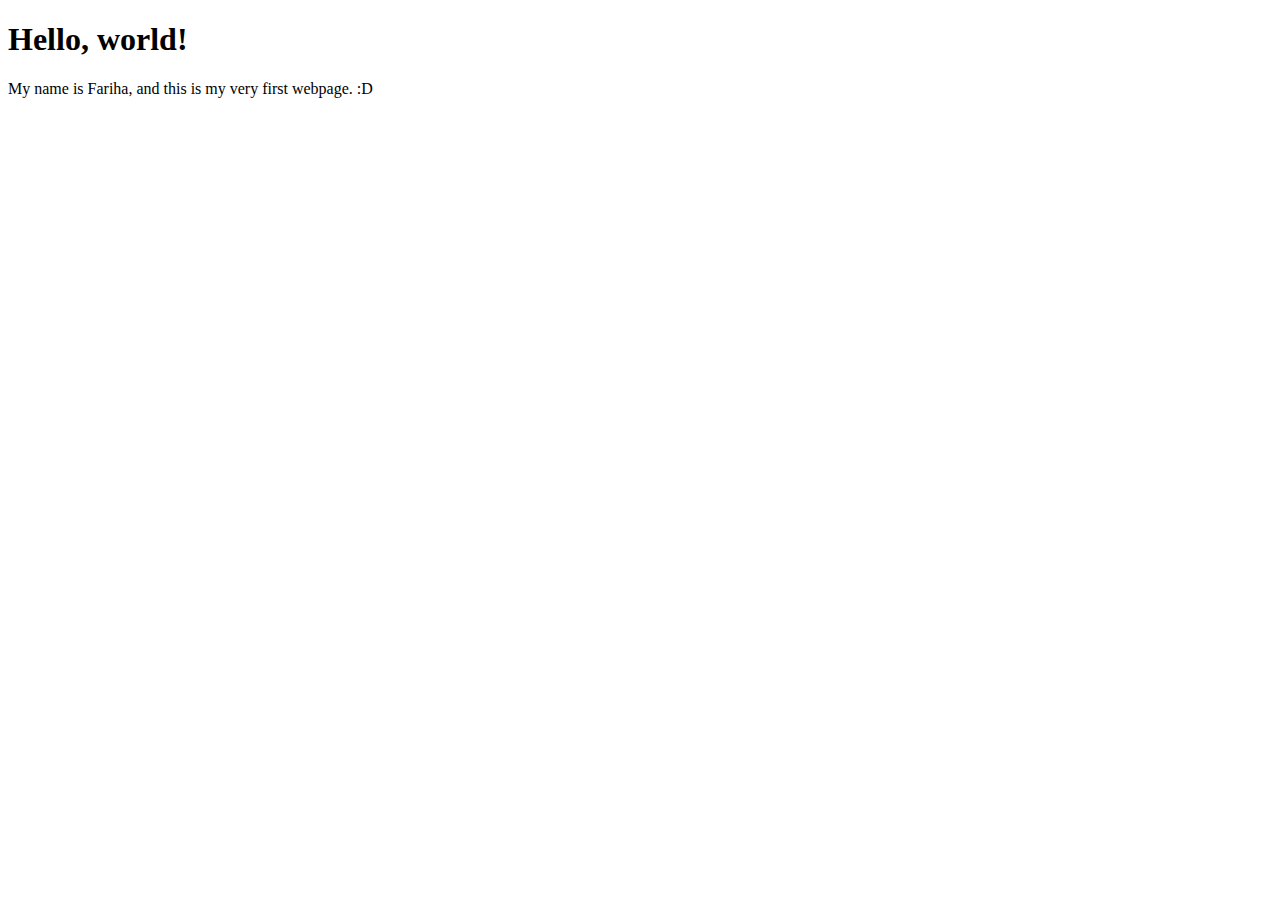
<file: 01-Test/index.html>
<!DOCTYPE html>
<html lang="en">
  <head>
    <meta charset="UTF-8" />
    <meta http-equiv="X-UA-Compatible" content="IE=edge" />
    <meta name="viewport" content="width=device-width, initial-scale=1.0" />
    <title>My first webpage</title>
  </head>
  <body>
    <h1>Hello, world!</h1>
    <p>My name is Fariha, and this is my very first webpage. :D</p>
  </body>
</html>
</file>
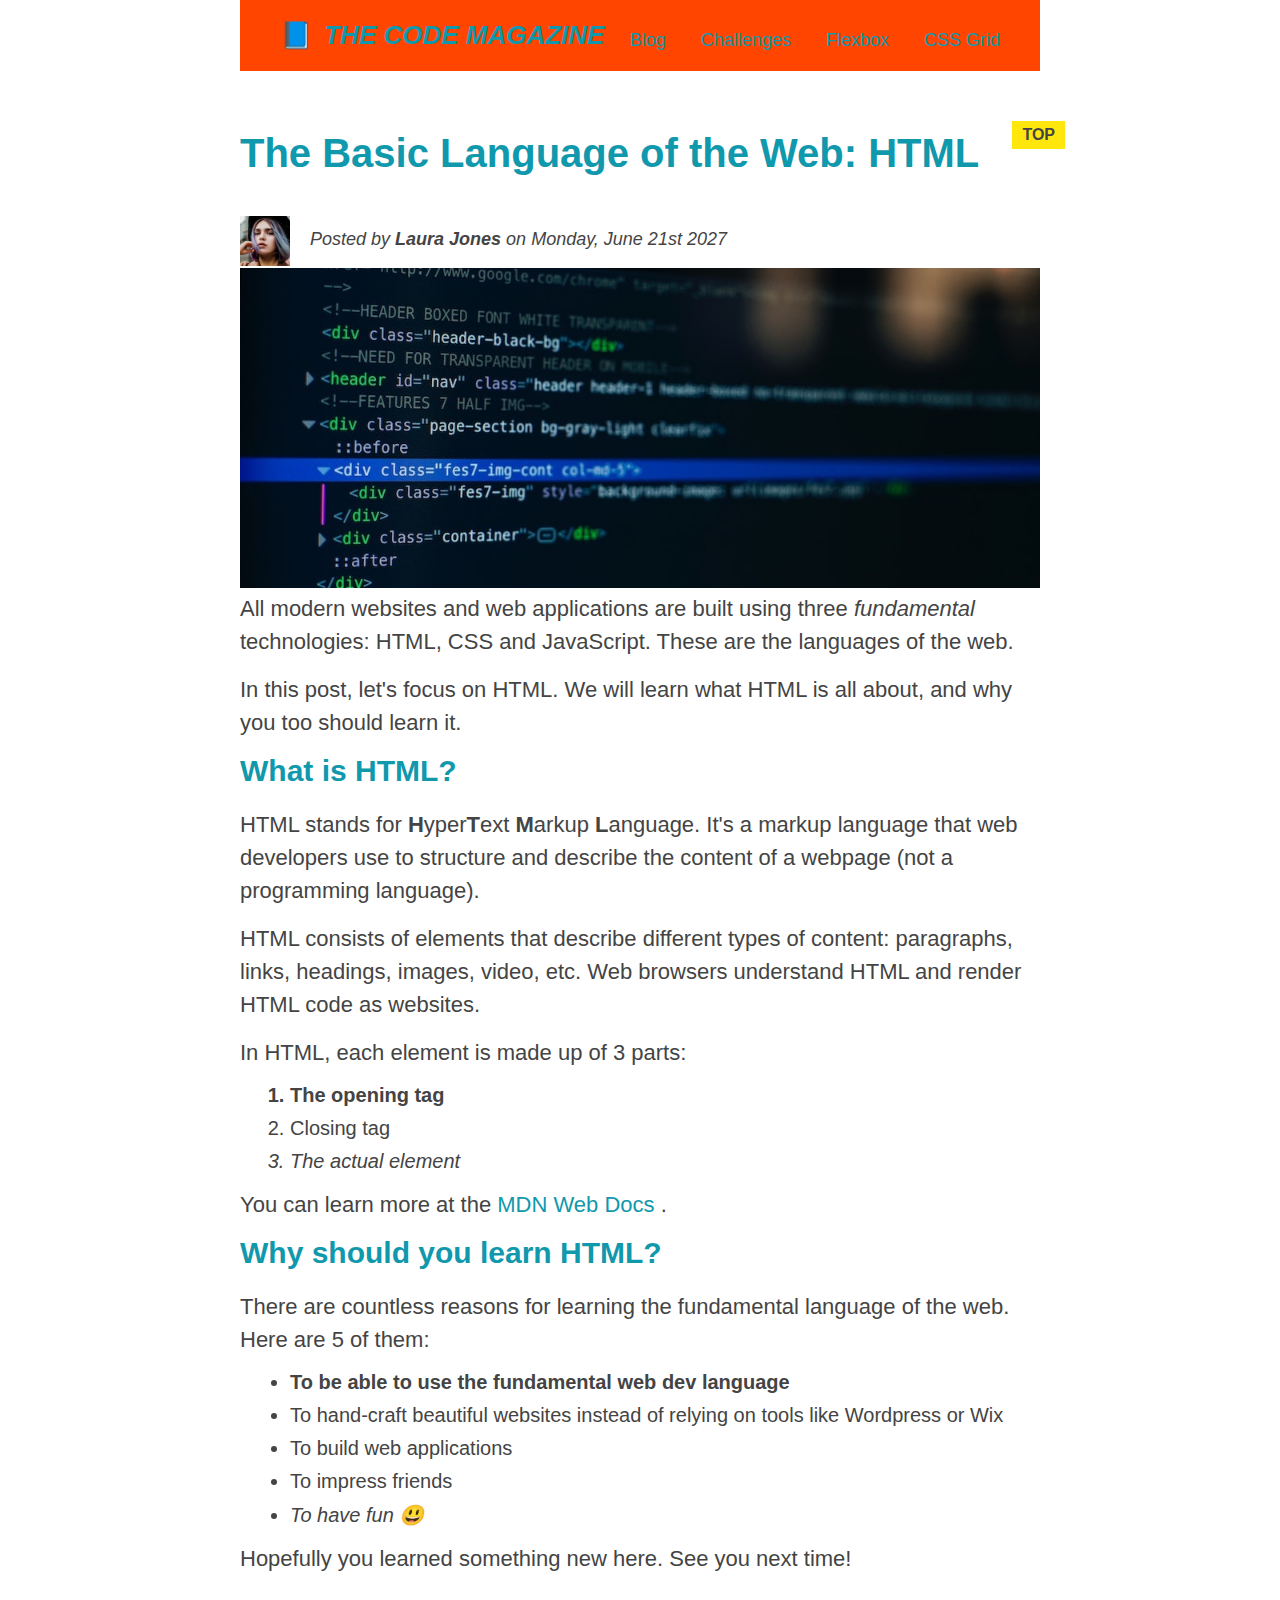
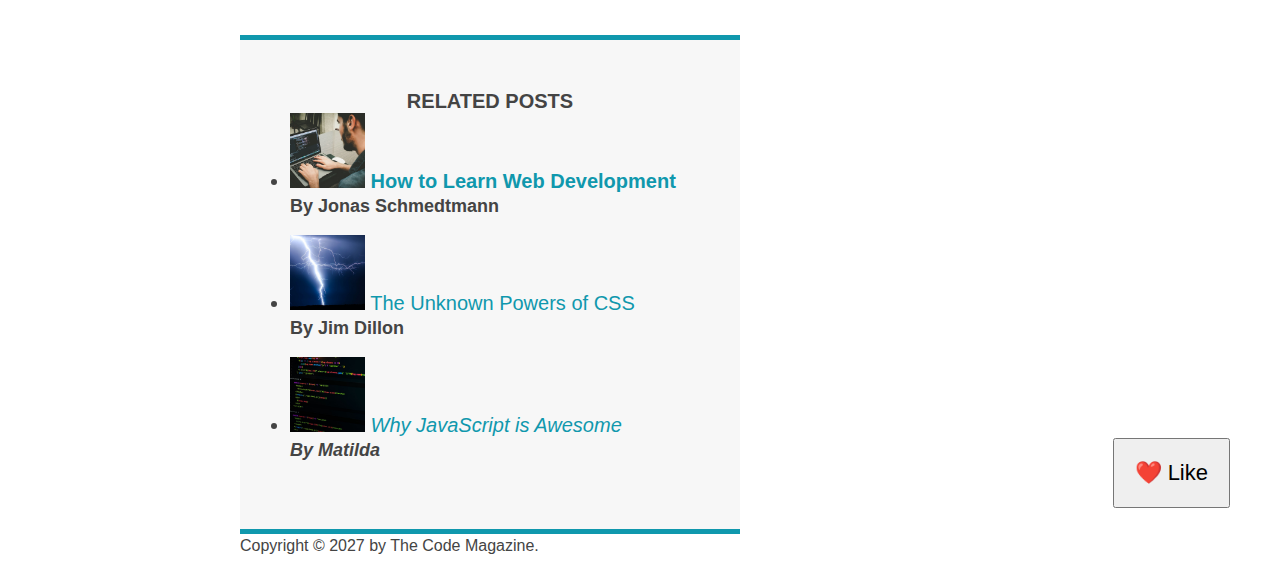
<file: 04-CSS-Layouts/index.html>
<!DOCTYPE html>

<html lang="en">
  <head>
    <meta charset="UTF-8" />
    <link href="style.css" rel="stylesheet" />
    <title>The Basic Language of the Web: HTML</title>
  </head>
  <body>
    <div class="container">
      <header class="main-header clearfix">
        <h1>📘 The Code Magazine</h1>

        <nav>
          <a href="blog.html">Blog</a>
          <a href="#">Challenges</a>
          <a href="#">Flexbox</a>
          <a href="#">CSS Grid</a>
        </nav>

        <!-- <div class="clear"></div> -->
      </header>

      <article>
        <header>
          <h2 class="post-header">The Basic Language of the Web: HTML</h2>

          <img
            src="img/laura-jones.jpg"
            alt="Headshot of Laura Jones"
            width="50"
            height="50"
            class="author-img"
          />

          <p id="author" class="author">
            Posted by <strong>Laura Jones</strong> on Monday, June 21st 2027
          </p>

          <img
            class="post-img"
            src="img/post-img.jpg"
            alt="HTML code on a screen"
            width="500"
            height="200"
          />
        </header>

        <p>
          All modern websites and web applications are built using three
          <em>fundamental</em>
          technologies: HTML, CSS and JavaScript. These are the languages of the
          web.
        </p>
        <p>
          In this post, let's focus on HTML. We will learn what HTML is all
          about, and why you too should learn it.
        </p>

        <h3>What is HTML?</h3>
        <p>
          HTML stands for <strong>H</strong>yper<strong>T</strong>ext
          <strong>M</strong>arkup <strong>L</strong>anguage. It's a markup
          language that web developers use to structure and describe the content
          of a webpage (not a programming language).
        </p>
        <p>
          HTML consists of elements that describe different types of content:
          paragraphs, links, headings, images, video, etc. Web browsers
          understand HTML and render HTML code as websites.
        </p>
        <p>In HTML, each element is made up of 3 parts:</p>
        <ol>
          <li>The opening tag</li>
          <li>Closing tag</li>
          <li>The actual element</li>
        </ol>
        <p>
          You can learn more at the
          <a
            href="https://developer.mozilla.org/en-US/docs/Web/HTML"
            target="_blank"
            >MDN Web Docs </a
          >.
        </p>

        <h3>Why should you learn HTML?</h3>

        <p>
          There are countless reasons for learning the fundamental language of
          the web. Here are 5 of them:
        </p>
        <ul>
          <li>To be able to use the fundamental web dev language</li>
          <li>
            To hand-craft beautiful websites instead of relying on tools like
            Wordpress or Wix
          </li>
          <li>To build web applications</li>
          <li>To impress friends</li>
          <li>To have fun 😃</li>
        </ul>

        <p>Hopefully you learned something new here. See you next time!</p>
      </article>
      <aside>
        <h4>Related posts</h4>

        <ul class="related">
          <li>
            <img
              src="img/related-1.jpg"
              alt="A man coding"
              width="75"
              height="75"
            />
            <a href="#">How to Learn Web Development</a>
            <p class="related-author">By Jonas Schmedtmann</p>
          </li>
          <li>
            <img
              src="img/related-2.jpg"
              alt="Lightening"
              width="75"
              height="75"
            />
            <a href="#">The Unknown Powers of CSS</a>
            <p class="related-author">By Jim Dillon</p>
          </li>
          <li>
            <img
              src="img/related-3.jpg"
              alt="HTML code on a screen"
              width="75"
              height="75"
            />
            <a href="#">Why JavaScript is Awesome</a>
            <p class="related-author">By Matilda</p>
          </li>
        </ul>
      </aside>
      <footer>
        <p id="copyright" class="copyright text">
          Copyright &copy; 2027 by The Code Magazine.
        </p>
      </footer>
    </div>
    <button>❤️ Like</button>
  </body>
</html>

<!--
<html>
  <head>
    <title>The Basic Language of the Web: HTML</title>
  </head>
  <body>
    <a href="#" target="_blank">Blog</a>.
  </body>
</html>
-->
</file>
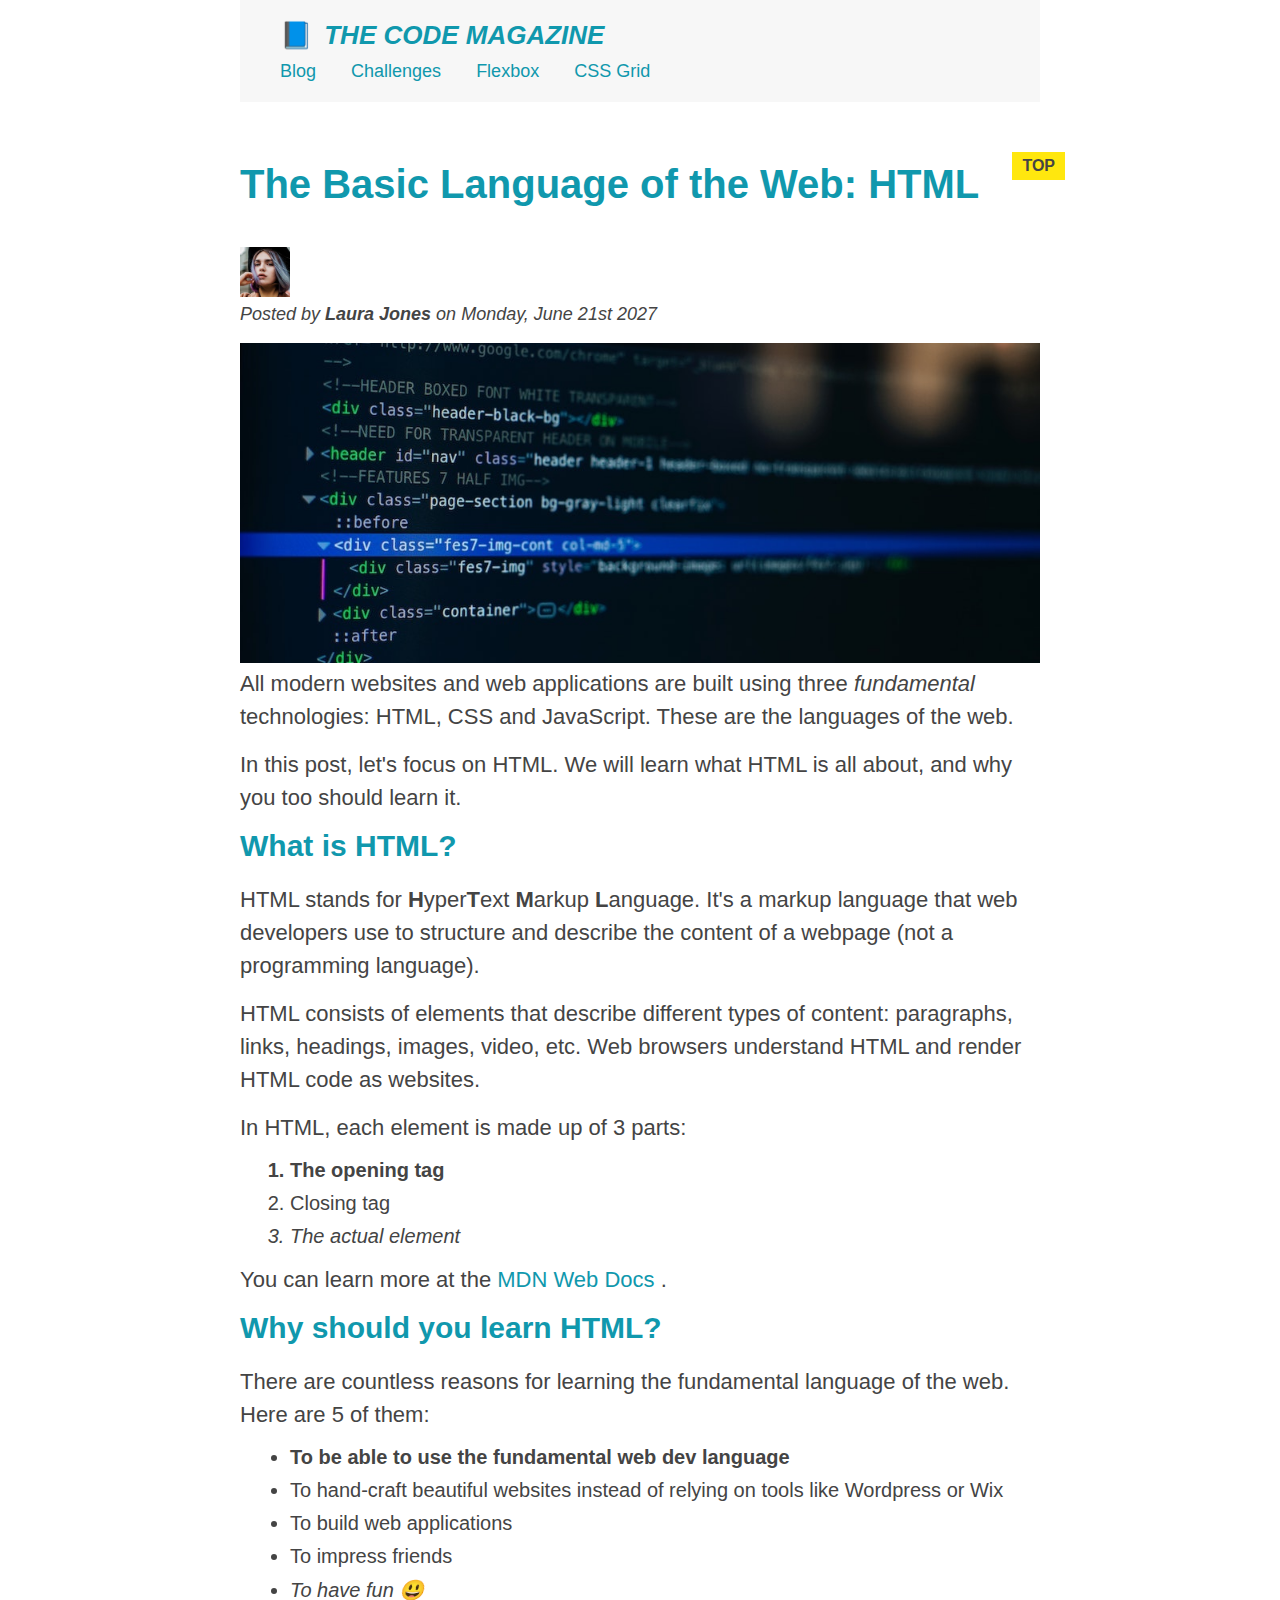
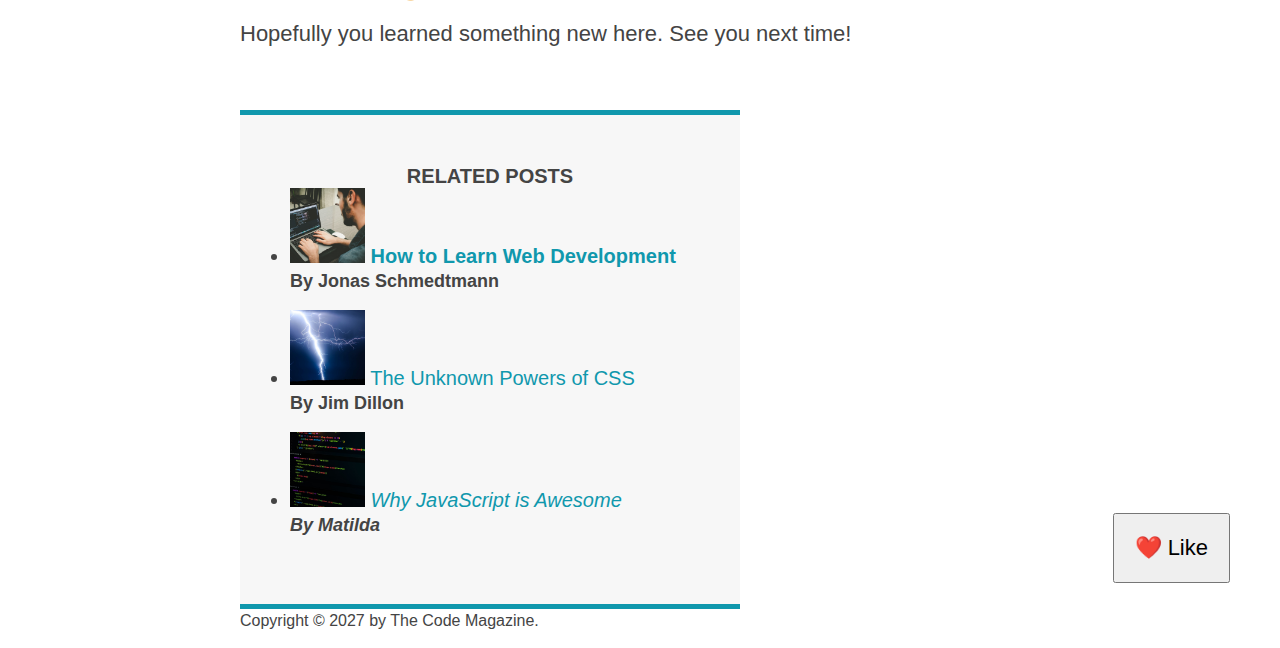
<file: 3 CSS Fundamentals/index.html>
<!DOCTYPE html>

<html lang="en">
  <head>
    <meta charset="UTF-8" />
    <link href="style.css" rel="stylesheet" />
    <title>The Basic Language of the Web: HTML</title>
  </head>
  <body>
    <div class="container">
      <header class="main-header">
        <h1>📘 The Code Magazine</h1>

        <nav>
          <a href="blog.html">Blog</a>
          <a href="#">Challenges</a>
          <a href="#">Flexbox</a>
          <a href="#">CSS Grid</a>
        </nav>
      </header>

      <article>
        <header>
          <h2 class="post-header">The Basic Language of the Web: HTML</h2>

          <img
            src="img/laura-jones.jpg"
            alt="Headshot of Laura Jones"
            width="50"
            height="50"
          />

          <p id="author">
            Posted by <strong>Laura Jones</strong> on Monday, June 21st 2027
          </p>

          <img
            class="post-img"
            src="img/post-img.jpg"
            alt="HTML code on a screen"
            width="500"
            height="200"
          />
        </header>

        <p>
          All modern websites and web applications are built using three
          <em>fundamental</em>
          technologies: HTML, CSS and JavaScript. These are the languages of the
          web.
        </p>
        <p>
          In this post, let's focus on HTML. We will learn what HTML is all
          about, and why you too should learn it.
        </p>

        <h3>What is HTML?</h3>
        <p>
          HTML stands for <strong>H</strong>yper<strong>T</strong>ext
          <strong>M</strong>arkup <strong>L</strong>anguage. It's a markup
          language that web developers use to structure and describe the content
          of a webpage (not a programming language).
        </p>
        <p>
          HTML consists of elements that describe different types of content:
          paragraphs, links, headings, images, video, etc. Web browsers
          understand HTML and render HTML code as websites.
        </p>
        <p>In HTML, each element is made up of 3 parts:</p>
        <ol>
          <li>The opening tag</li>
          <li>Closing tag</li>
          <li>The actual element</li>
        </ol>
        <p>
          You can learn more at the
          <a
            href="https://developer.mozilla.org/en-US/docs/Web/HTML"
            target="_blank"
            >MDN Web Docs </a
          >.
        </p>

        <h3>Why should you learn HTML?</h3>

        <p>
          There are countless reasons for learning the fundamental language of
          the web. Here are 5 of them:
        </p>
        <ul>
          <li>To be able to use the fundamental web dev language</li>
          <li>
            To hand-craft beautiful websites instead of relying on tools like
            Wordpress or Wix
          </li>
          <li>To build web applications</li>
          <li>To impress friends</li>
          <li>To have fun 😃</li>
        </ul>

        <p>Hopefully you learned something new here. See you next time!</p>
      </article>
      <aside>
        <h4>Related posts</h4>

        <ul class="related">
          <li>
            <img
              src="img/related-1.jpg"
              alt="A man coding"
              width="75"
              height="75"
            />
            <a href="#">How to Learn Web Development</a>
            <p class="related-author">By Jonas Schmedtmann</p>
          </li>
          <li>
            <img
              src="img/related-2.jpg"
              alt="Lightening"
              width="75"
              height="75"
            />
            <a href="#">The Unknown Powers of CSS</a>
            <p class="related-author">By Jim Dillon</p>
          </li>
          <li>
            <img
              src="img/related-3.jpg"
              alt="HTML code on a screen"
              width="75"
              height="75"
            />
            <a href="#">Why JavaScript is Awesome</a>
            <p class="related-author">By Matilda</p>
          </li>
        </ul>
      </aside>
      <footer>
        <p id="copyright" class="copyright text">
          Copyright &copy; 2027 by The Code Magazine.
        </p>
      </footer>
    </div>
    <button>❤️ Like</button>
  </body>
</html>

<!--
<html>
  <head>
    <title>The Basic Language of the Web: HTML</title>
  </head>
  <body>
    <a href="#" target="_blank">Blog</a>.
  </body>
</html>
-->
</file>
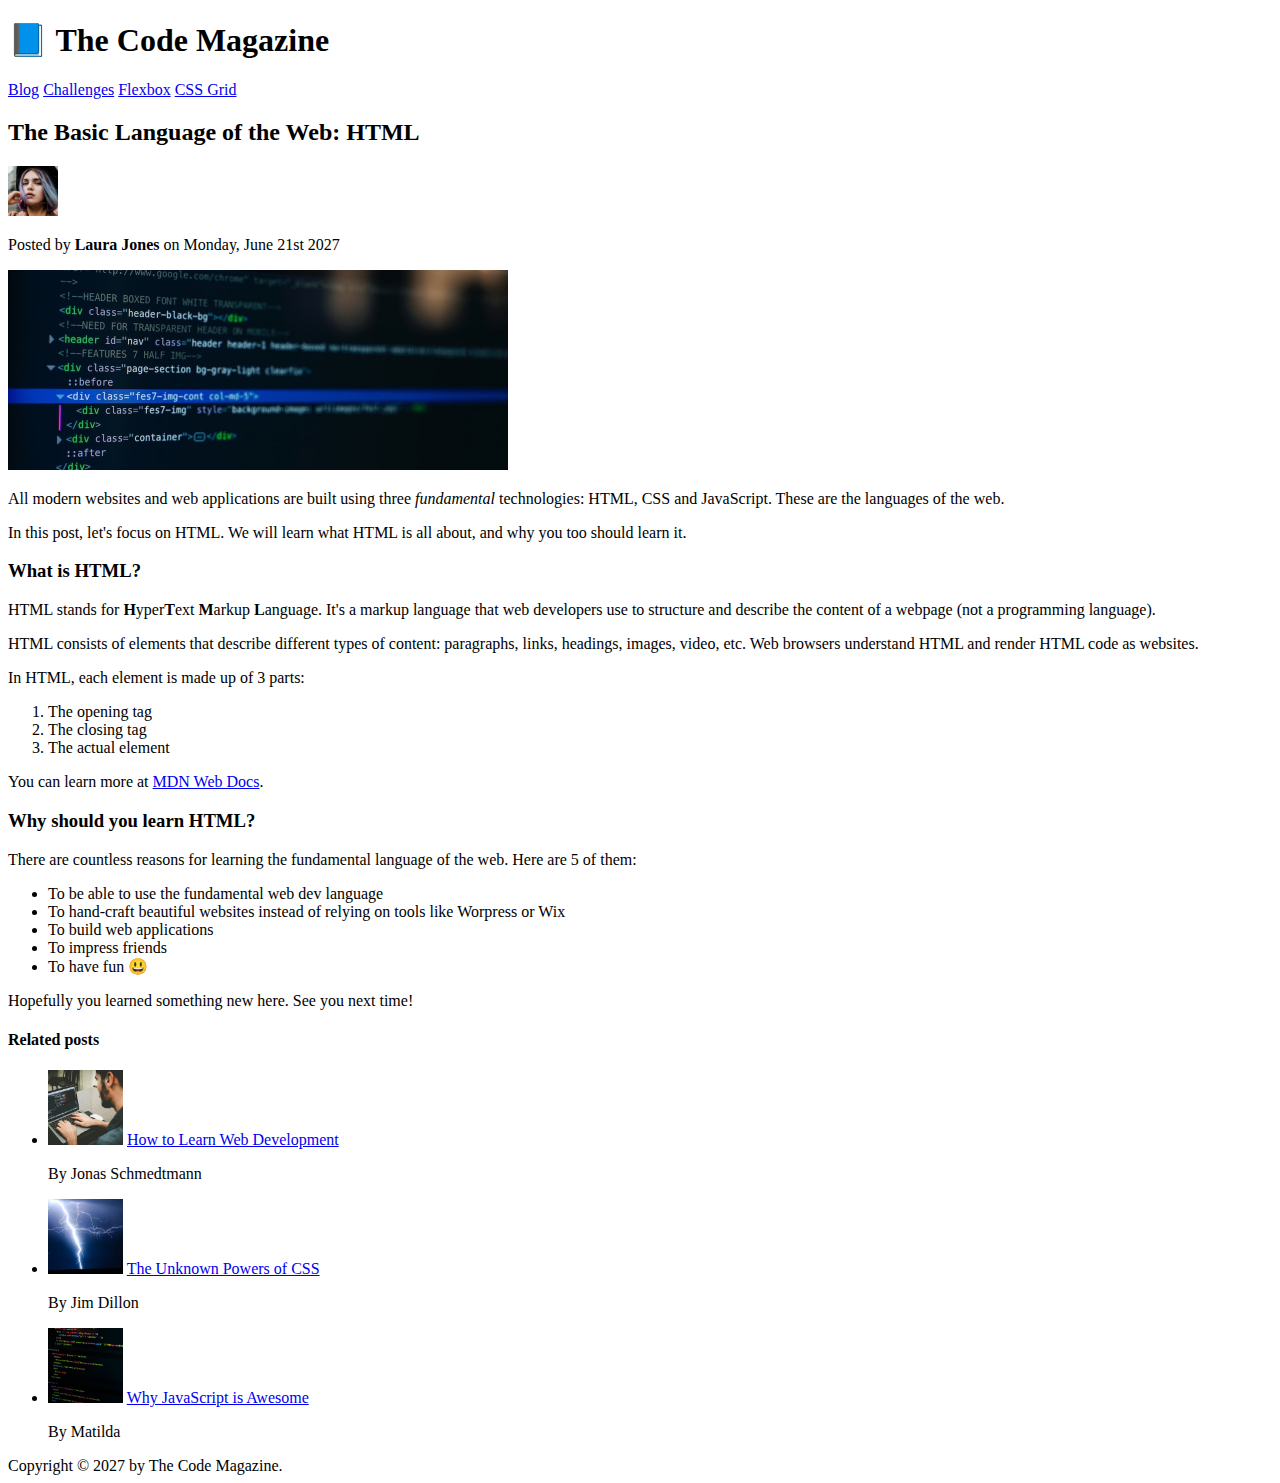
<file: html-css-course-master/final/02-HTML-Fundamentals/index.html>
<!DOCTYPE html>
<html lang="en">
  <head>
    <meta charset="UTF-8" />
    <title>The Basic Language of the Web: HTML</title>
  </head>

  <body>
    <!--
    <h1>The Basic Language of the Web: HTML</h1>
    <h2>The Basic Language of the Web: HTML</h2>
    <h3>The Basic Language of the Web: HTML</h3>
    <h4>The Basic Language of the Web: HTML</h4>
    <h5>The Basic Language of the Web: HTML</h5>
    <h6>The Basic Language of the Web: HTML</h6>
    -->

    <header>
      <h1>📘 The Code Magazine</h1>

      <nav>
        <a href="blog.html">Blog</a>
        <a href="#">Challenges</a>
        <a href="#">Flexbox</a>
        <a href="#">CSS Grid</a>
      </nav>
    </header>

    <article>
      <header>
        <h2>The Basic Language of the Web: HTML</h2>

        <img
          src="img/laura-jones.jpg"
          alt="Headshot of Laura Jones"
          height="50"
          width="50"
        />

        <p>Posted by <strong>Laura Jones</strong> on Monday, June 21st 2027</p>

        <img
          src="img/post-img.jpg"
          alt="HTML code on a screen"
          width="500"
          height="200"
        />
      </header>

      <p>
        All modern websites and web applications are built using three
        <em>fundamental</em>
        technologies: HTML, CSS and JavaScript. These are the languages of the
        web.
      </p>

      <p>
        In this post, let's focus on HTML. We will learn what HTML is all about,
        and why you too should learn it.
      </p>

      <h3>What is HTML?</h3>
      <p>
        HTML stands for <strong>H</strong>yper<strong>T</strong>ext
        <strong>M</strong>arkup <strong>L</strong>anguage. It's a markup
        language that web developers use to structure and describe the content
        of a webpage (not a programming language).
      </p>
      <p>
        HTML consists of elements that describe different types of content:
        paragraphs, links, headings, images, video, etc. Web browsers understand
        HTML and render HTML code as websites.
      </p>
      <p>In HTML, each element is made up of 3 parts:</p>

      <ol>
        <li>The opening tag</li>
        <li>The closing tag</li>
        <li>The actual element</li>
      </ol>

      <p>
        You can learn more at
        <a
          href="https://developer.mozilla.org/en-US/docs/Web/HTML"
          target="_blank"
          >MDN Web Docs</a
        >.
      </p>

      <h3>Why should you learn HTML?</h3>

      <p>
        There are countless reasons for learning the fundamental language of the
        web. Here are 5 of them:
      </p>

      <ul>
        <li>To be able to use the fundamental web dev language</li>
        <li>
          To hand-craft beautiful websites instead of relying on tools like
          Worpress or Wix
        </li>
        <li>To build web applications</li>
        <li>To impress friends</li>
        <li>To have fun 😃</li>
      </ul>

      <p>Hopefully you learned something new here. See you next time!</p>
    </article>

    <aside>
      <h4>Related posts</h4>

      <ul>
        <li>
          <img
            src="img/related-1.jpg"
            alt="Person programming"
            width="75"
            width="75"
          />
          <a href="#">How to Learn Web Development</a>
          <p>By Jonas Schmedtmann</p>
        </li>
        <li>
          <img src="img/related-2.jpg" alt="Lightning" width="75" heigth="75" />
          <a href="#">The Unknown Powers of CSS</a>
          <p>By Jim Dillon</p>
        </li>
        <li>
          <img
            src="img/related-3.jpg"
            alt="JavaScript code on a screen"
            width="75"
            height="75"
          />
          <a href="#">Why JavaScript is Awesome</a>
          <p>By Matilda</p>
        </li>
      </ul>
    </aside>

    <footer>Copyright &copy; 2027 by The Code Magazine.</footer>
  </body>
</html>
</file>
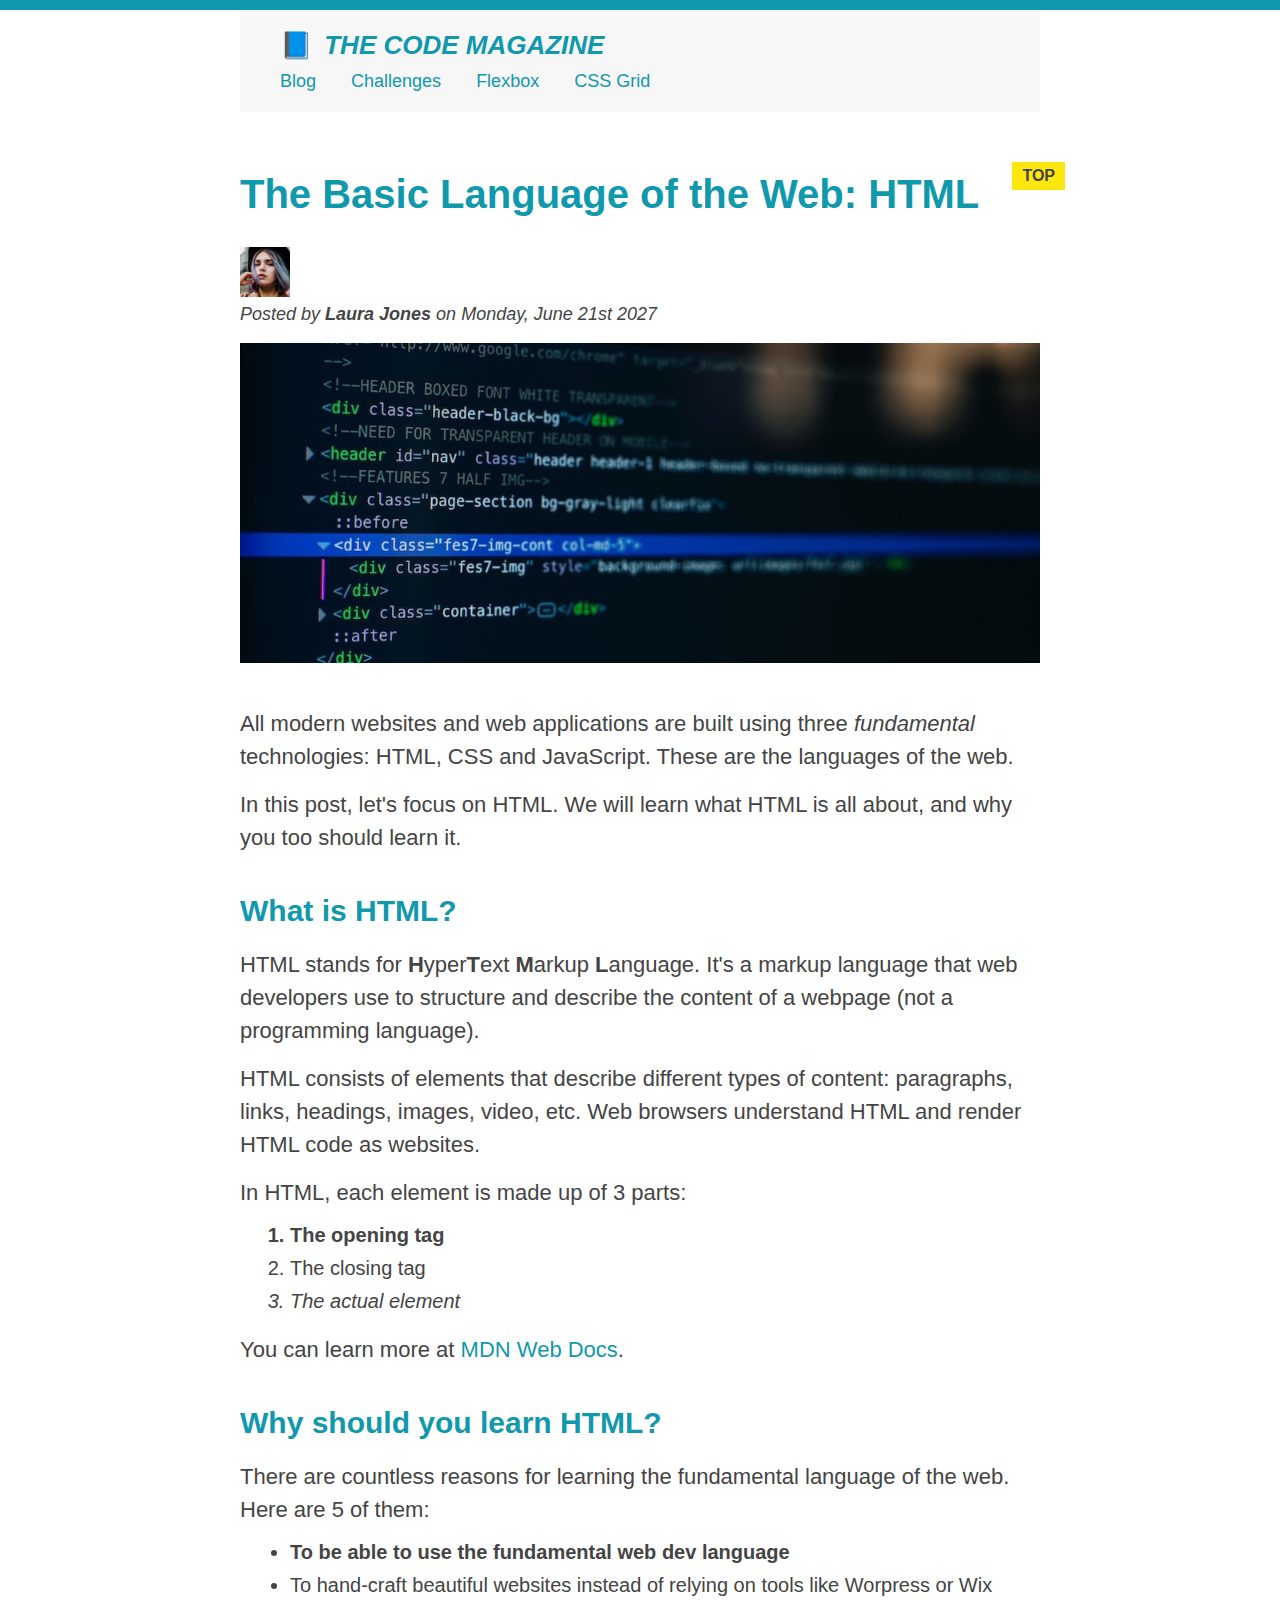
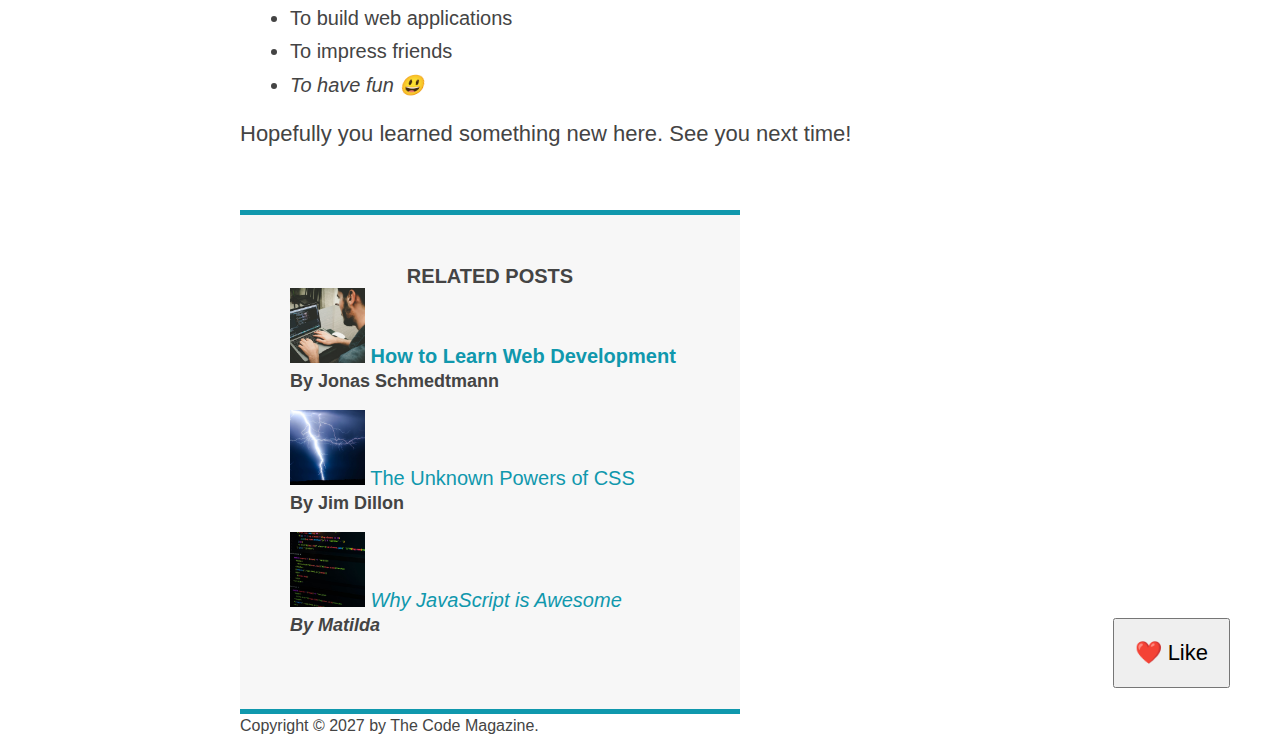
<file: html-css-course-master/final/03-CSS-Fundamentals/index.html>
<!DOCTYPE html>
<html lang="en">
  <head>
    <meta charset="UTF-8" />
    <link href="style.css" rel="stylesheet" />

    <title>The Basic Language of the Web: HTML</title>
  </head>

  <body>
    <!--
    <h1>The Basic Language of the Web: HTML</h1>
    <h2>The Basic Language of the Web: HTML</h2>
    <h3>The Basic Language of the Web: HTML</h3>
    <h4>The Basic Language of the Web: HTML</h4>
    <h5>The Basic Language of the Web: HTML</h5>
    <h6>The Basic Language of the Web: HTML</h6>
    -->

    <div class="container">
      <header class="main-header">
        <h1>📘 The Code Magazine</h1>

        <nav>
          <!-- <strong>This is the navigation</strong> -->
          <a href="blog.html">Blog</a>
          <a href="#">Challenges</a>
          <a href="#">Flexbox</a>
          <a href="#">CSS Grid</a>
        </nav>
      </header>

      <article>
        <header class="post-header">
          <h2>The Basic Language of the Web: HTML</h2>

          <img
            src="img/laura-jones.jpg"
            alt="Headshot of Laura Jones"
            height="50"
            width="50"
          />

          <p id="author">
            Posted by <strong>Laura Jones</strong> on Monday, June 21st 2027
          </p>

          <img
            src="img/post-img.jpg"
            alt="HTML code on a screen"
            width="500"
            height="200"
            class="post-img"
          />
          <button>❤️ Like</button>
        </header>

        <p>
          All modern websites and web applications are built using three
          <em>fundamental</em>
          technologies: HTML, CSS and JavaScript. These are the languages of the
          web.
        </p>

        <p>
          In this post, let's focus on HTML. We will learn what HTML is all
          about, and why you too should learn it.
        </p>

        <h3>What is HTML?</h3>
        <p>
          HTML stands for <strong>H</strong>yper<strong>T</strong>ext
          <strong>M</strong>arkup <strong>L</strong>anguage. It's a markup
          language that web developers use to structure and describe the content
          of a webpage (not a programming language).
        </p>
        <p>
          HTML consists of elements that describe different types of content:
          paragraphs, links, headings, images, video, etc. Web browsers
          understand HTML and render HTML code as websites.
        </p>
        <p>In HTML, each element is made up of 3 parts:</p>

        <ol>
          <li class="first-li">The opening tag</li>
          <li>The closing tag</li>
          <li>The actual element</li>
        </ol>

        <p>
          You can learn more at
          <a
            href="https://developer.mozilla.org/en-US/docs/Web/HTML"
            target="_blank"
            >MDN Web Docs</a
          >.
        </p>

        <h3>Why should you learn HTML?</h3>

        <p>
          There are countless reasons for learning the fundamental language of
          the web. Here are 5 of them:
        </p>

        <ul>
          <li class="first-li">
            To be able to use the fundamental web dev language
          </li>
          <li>
            To hand-craft beautiful websites instead of relying on tools like
            Worpress or Wix
          </li>
          <li>To build web applications</li>
          <li>To impress friends</li>
          <li>To have fun 😃</li>
        </ul>

        <p>Hopefully you learned something new here. See you next time!</p>
      </article>

      <aside>
        <h4>Related posts</h4>

        <ul class="related">
          <li>
            <img
              src="img/related-1.jpg"
              alt="Person programming"
              width="75"
              height="75"
            />
            <a href="#">How to Learn Web Development</a>
            <p class="related-author">By Jonas Schmedtmann</p>
          </li>
          <li>
            <img
              src="img/related-2.jpg"
              alt="Lightning"
              width="75"
              height="75"
            />
            <a href="#">The Unknown Powers of CSS</a>
            <p class="related-author">By Jim Dillon</p>
          </li>
          <li>
            <img
              src="img/related-3.jpg"
              alt="JavaScript code on a screen"
              width="75"
              height="75"
            />
            <a href="#">Why JavaScript is Awesome</a>
            <p class="related-author">By Matilda</p>
          </li>
        </ul>
      </aside>

      <footer>
        <p id="copyright" class="copyright text">
          Copyright &copy; 2027 by The Code Magazine.
        </p>
      </footer>
    </div>
  </body>
</html>
</file>
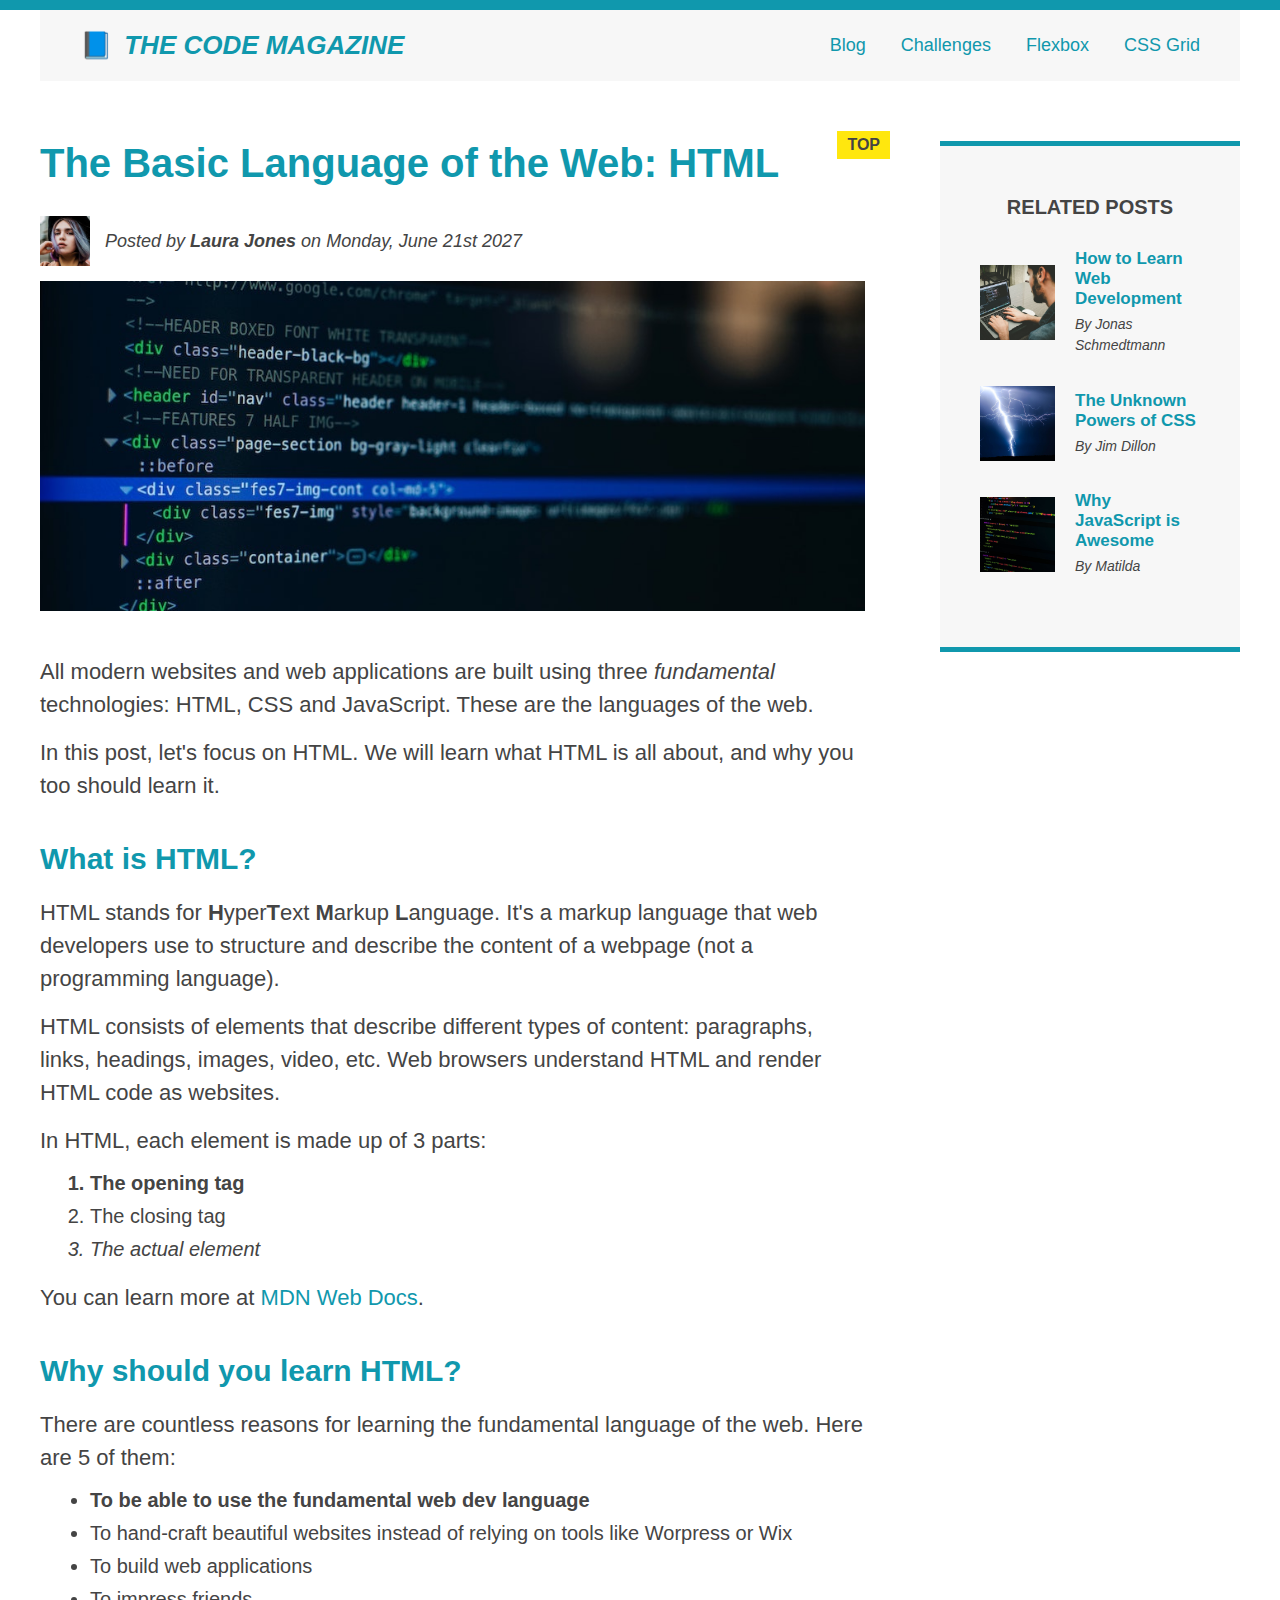
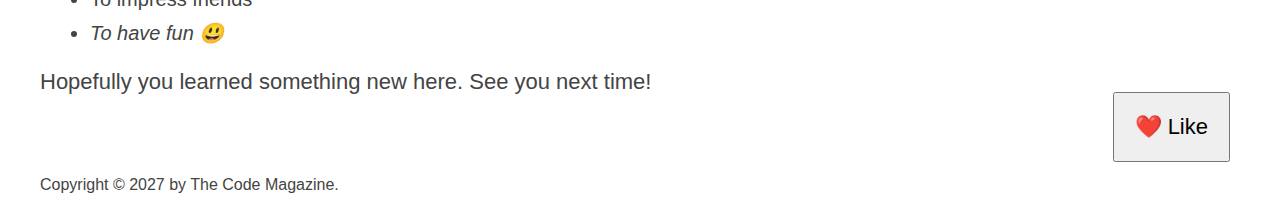
<file: html-css-course-master/final/04-CSS-Layouts/index.html>
<!DOCTYPE html>
<html lang="en">
  <head>
    <meta charset="UTF-8" />
    <link href="style.css" rel="stylesheet" />

    <title>The Basic Language of the Web: HTML</title>
  </head>

  <body>
    <!--
    <h1>The Basic Language of the Web: HTML</h1>
    <h2>The Basic Language of the Web: HTML</h2>
    <h3>The Basic Language of the Web: HTML</h3>
    <h4>The Basic Language of the Web: HTML</h4>
    <h5>The Basic Language of the Web: HTML</h5>
    <h6>The Basic Language of the Web: HTML</h6>
    -->

    <div class="container">
      <header class="main-header clearfix">
        <h1>📘 The Code Magazine</h1>

        <nav>
          <!-- <strong>This is the navigation</strong> -->
          <a href="blog.html">Blog</a>
          <a href="#">Challenges</a>
          <a href="flexbox.html">Flexbox</a>
          <a href="css-grid.html">CSS Grid</a>
        </nav>

        <!-- <div class="clear"></div> -->
      </header>

      <!-- ONLY NECESSARY FOR FLEXBOX -->
      <!-- <div class="row"> -->
      <article>
        <header class="post-header">
          <h2>The Basic Language of the Web: HTML</h2>

          <div class="author-box">
            <img
              src="img/laura-jones.jpg"
              alt="Headshot of Laura Jones"
              height="50"
              width="50"
              class="author-img"
            />

            <p id="author" class="author">
              Posted by <strong>Laura Jones</strong> on Monday, June 21st 2027
            </p>
          </div>

          <img
            src="img/post-img.jpg"
            alt="HTML code on a screen"
            width="500"
            height="200"
            class="post-img"
          />
          <button>❤️ Like</button>
        </header>

        <p>
          All modern websites and web applications are built using three
          <em>fundamental</em>
          technologies: HTML, CSS and JavaScript. These are the languages of the
          web.
        </p>

        <p>
          In this post, let's focus on HTML. We will learn what HTML is all
          about, and why you too should learn it.
        </p>

        <h3>What is HTML?</h3>
        <p>
          HTML stands for <strong>H</strong>yper<strong>T</strong>ext
          <strong>M</strong>arkup <strong>L</strong>anguage. It's a markup
          language that web developers use to structure and describe the content
          of a webpage (not a programming language).
        </p>
        <p>
          HTML consists of elements that describe different types of content:
          paragraphs, links, headings, images, video, etc. Web browsers
          understand HTML and render HTML code as websites.
        </p>
        <p>In HTML, each element is made up of 3 parts:</p>

        <ol>
          <li class="first-li">The opening tag</li>
          <li>The closing tag</li>
          <li>The actual element</li>
        </ol>

        <p>
          You can learn more at
          <a
            href="https://developer.mozilla.org/en-US/docs/Web/HTML"
            target="_blank"
            >MDN Web Docs</a
          >.
        </p>

        <h3>Why should you learn HTML?</h3>

        <p>
          There are countless reasons for learning the fundamental language of
          the web. Here are 5 of them:
        </p>

        <ul>
          <li class="first-li">
            To be able to use the fundamental web dev language
          </li>
          <li>
            To hand-craft beautiful websites instead of relying on tools like
            Worpress or Wix
          </li>
          <li>To build web applications</li>
          <li>To impress friends</li>
          <li>To have fun 😃</li>
        </ul>

        <p>Hopefully you learned something new here. See you next time!</p>
      </article>

      <aside>
        <h4>Related posts</h4>

        <ul class="related">
          <li class="related-post">
            <img
              src="img/related-1.jpg"
              alt="Person programming"
              width="75"
              height="75"
            />
            <div>
              <a href="#" class="related-link">How to Learn Web Development</a>
              <p class="related-author">By Jonas Schmedtmann</p>
            </div>
          </li>
          <li class="related-post">
            <img
              src="img/related-2.jpg"
              alt="Lightning"
              width="75"
              height="75"
            />
            <div>
              <a href="#" class="related-link">The Unknown Powers of CSS</a>
              <p class="related-author">By Jim Dillon</p>
            </div>
          </li>
          <li class="related-post">
            <img
              src="img/related-3.jpg"
              alt="JavaScript code on a screen"
              width="75"
              height="75"
            />
            <div>
              <a href="#" class="related-link">Why JavaScript is Awesome</a>
              <p class="related-author">By Matilda</p>
            </div>
          </li>
        </ul>
      </aside>
      <!-- </div> -->

      <footer>
        <p id="copyright" class="copyright text">
          Copyright &copy; 2027 by The Code Magazine.
        </p>
      </footer>
    </div>
  </body>
</html>
</file>
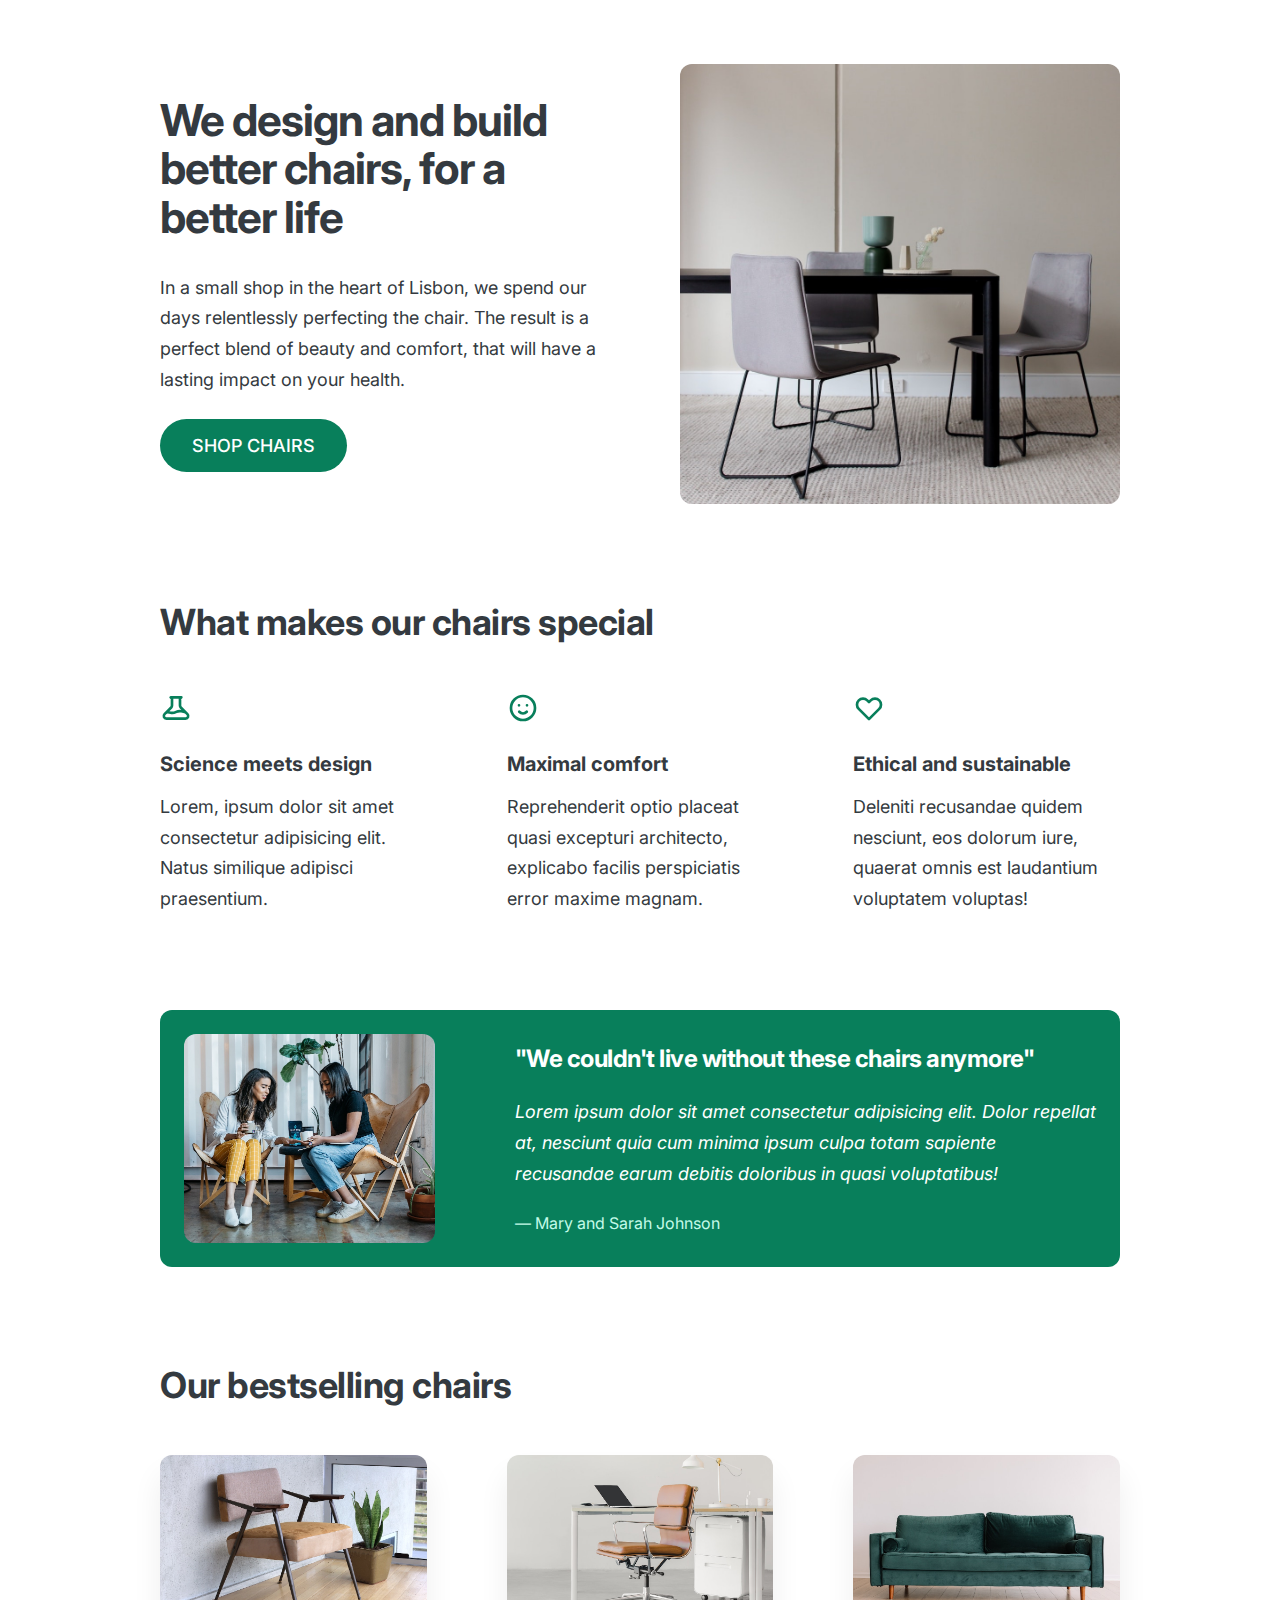
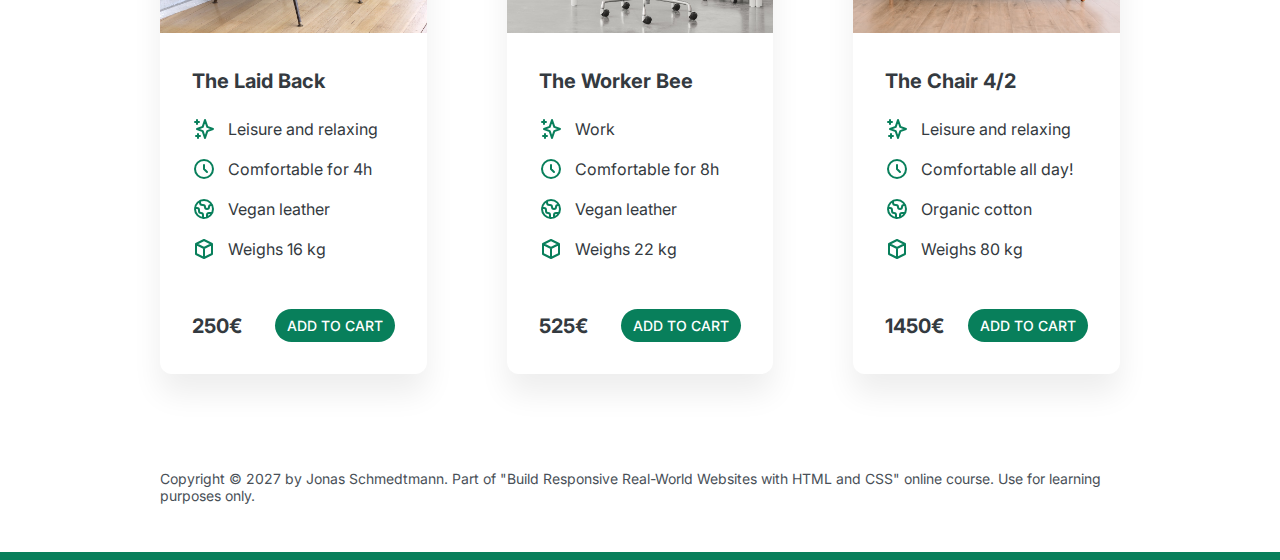
<file: html-css-course-master/final/05-Design/index.html>
<!DOCTYPE html>
<html lang="en">
  <head>
    <meta charset="UTF-8" />
    <meta http-equiv="X-UA-Compatible" content="IE=edge" />
    <meta name="viewport" content="width=device-width, initial-scale=1.0" />

    <link rel="preconnect" href="https://fonts.gstatic.com" />
    <link
      href="https://fonts.googleapis.com/css2?family=Inter:wght@400;500;700&display=swap"
      rel="stylesheet"
    />

    <link rel="stylesheet" href="style.css" />
    <title>Lisbon Chair Shop</title>
  </head>
  <body>
    <div class="container">
      <header>
        <div class="header-text-box">
          <h1>We design and build better chairs, for a better life</h1>
          <p class="header-text">
            In a small shop in the heart of Lisbon, we spend our days
            relentlessly perfecting the chair. The result is a perfect blend of
            beauty and comfort, that will have a lasting impact on your health.
          </p>
          <a class="btn btn--big" href="#">Shop chairs</a>
        </div>
        <img src="hero.jpg" alt="Photo" />
      </header>

      <section>
        <h2>What makes our chairs special</h2>
        <div class="grid-3-cols">
          <div>
            <svg
              xmlns="http://www.w3.org/2000/svg"
              class="features-icon"
              fill="none"
              viewBox="0 0 24 24"
              stroke="currentColor"
            >
              <path
                stroke-linecap="round"
                stroke-linejoin="round"
                stroke-width="2"
                d="M19.428 15.428a2 2 0 00-1.022-.547l-2.387-.477a6 6 0 00-3.86.517l-.318.158a6 6 0 01-3.86.517L6.05 15.21a2 2 0 00-1.806.547M8 4h8l-1 1v5.172a2 2 0 00.586 1.414l5 5c1.26 1.26.367 3.414-1.415 3.414H4.828c-1.782 0-2.674-2.154-1.414-3.414l5-5A2 2 0 009 10.172V5L8 4z"
              />
            </svg>
            <p class="features-title"><strong>Science meets design</strong></p>
            <p class="features-text">
              Lorem, ipsum dolor sit amet consectetur adipisicing elit. Natus
              similique adipisci praesentium.
            </p>
          </div>

          <div>
            <svg
              xmlns="http://www.w3.org/2000/svg"
              class="features-icon"
              fill="none"
              viewBox="0 0 24 24"
              stroke="currentColor"
            >
              <path
                stroke-linecap="round"
                stroke-linejoin="round"
                stroke-width="2"
                d="M14.828 14.828a4 4 0 01-5.656 0M9 10h.01M15 10h.01M21 12a9 9 0 11-18 0 9 9 0 0118 0z"
              />
            </svg>
            <p class="features-title">
              <strong>Maximal comfort</strong>
            </p>
            <p class="features-text">
              Reprehenderit optio placeat quasi excepturi architecto, explicabo
              facilis perspiciatis error maxime magnam.
            </p>
          </div>

          <div>
            <svg
              xmlns="http://www.w3.org/2000/svg"
              class="features-icon"
              fill="none"
              viewBox="0 0 24 24"
              stroke="currentColor"
            >
              <path
                stroke-linecap="round"
                stroke-linejoin="round"
                stroke-width="2"
                d="M4.318 6.318a4.5 4.5 0 000 6.364L12 20.364l7.682-7.682a4.5 4.5 0 00-6.364-6.364L12 7.636l-1.318-1.318a4.5 4.5 0 00-6.364 0z"
              />
            </svg>
            <p class="features-title">
              <strong>Ethical and sustainable</strong>
            </p>
            <p class="features-text">
              Deleniti recusandae quidem nesciunt, eos dolorum iure, quaerat
              omnis est laudantium voluptatem voluptas!
            </p>
          </div>
        </div>
      </section>

      <section class="testimonial-section">
        <div class="grid-3-cols">
          <img src="customers.jpg" alt="People sitting on chairs" />
          <div class="testimonial-box">
            <h2>"We couldn't live without these chairs anymore"</h2>
            <blockquote class="testimonial-text">
              Lorem ipsum dolor sit amet consectetur adipisicing elit. Dolor
              repellat at, nesciunt quia cum minima ipsum culpa totam sapiente
              recusandae earum debitis doloribus in quasi voluptatibus!
            </blockquote>
            <p class="testimonial-author">&mdash; Mary and Sarah Johnson</p>
          </div>
        </div>
      </section>

      <section>
        <h2>Our bestselling chairs</h2>
        <div class="grid-3-cols">
          <figure class="chair">
            <img src="chair-1.jpg" alt="Chair" />
            <div class="chair-box">
              <h3>The Laid Back</h3>
              <ul class="chair-details">
                <li>
                  <svg
                    xmlns="http://www.w3.org/2000/svg"
                    class="chair-icon"
                    fill="none"
                    viewBox="0 0 24 24"
                    stroke="currentColor"
                  >
                    <path
                      stroke-linecap="round"
                      stroke-linejoin="round"
                      stroke-width="2"
                      d="M5 3v4M3 5h4M6 17v4m-2-2h4m5-16l2.286 6.857L21 12l-5.714 2.143L13 21l-2.286-6.857L5 12l5.714-2.143L13 3z"
                    />
                  </svg>
                  <!-- Span is a generic INLINE text element, it doesn't have any meaning. It's like a div element, but inline -->
                  <span>Leisure and relaxing</span>
                </li>
                <li>
                  <svg
                    xmlns="http://www.w3.org/2000/svg"
                    class="chair-icon"
                    fill="none"
                    viewBox="0 0 24 24"
                    stroke="currentColor"
                  >
                    <path
                      stroke-linecap="round"
                      stroke-linejoin="round"
                      stroke-width="2"
                      d="M12 8v4l3 3m6-3a9 9 0 11-18 0 9 9 0 0118 0z"
                    />
                  </svg>
                  <span>Comfortable for 4h</span>
                </li>
                <li>
                  <svg
                    xmlns="http://www.w3.org/2000/svg"
                    class="chair-icon"
                    fill="none"
                    viewBox="0 0 24 24"
                    stroke="currentColor"
                  >
                    <path
                      stroke-linecap="round"
                      stroke-linejoin="round"
                      stroke-width="2"
                      d="M3.055 11H5a2 2 0 012 2v1a2 2 0 002 2 2 2 0 012 2v2.945M8 3.935V5.5A2.5 2.5 0 0010.5 8h.5a2 2 0 012 2 2 2 0 104 0 2 2 0 012-2h1.064M15 20.488V18a2 2 0 012-2h3.064M21 12a9 9 0 11-18 0 9 9 0 0118 0z"
                    />
                  </svg>
                  <span>Vegan leather</span>
                </li>
                <li>
                  <svg
                    xmlns="http://www.w3.org/2000/svg"
                    class="chair-icon"
                    fill="none"
                    viewBox="0 0 24 24"
                    stroke="currentColor"
                  >
                    <path
                      stroke-linecap="round"
                      stroke-linejoin="round"
                      stroke-width="2"
                      d="M20 7l-8-4-8 4m16 0l-8 4m8-4v10l-8 4m0-10L4 7m8 4v10M4 7v10l8 4"
                    />
                  </svg>
                  <span>Weighs 16 kg</span>
                </li>
              </ul>
              <div class="chair-price">
                <strong>250€</strong>
                <a href="#" class="btn btn--small">Add to cart</a>
              </div>
            </div>
          </figure>

          <figure class="chair">
            <img src="chair-2.jpg" alt="Chair" />
            <div class="chair-box">
              <h3>The Worker Bee</h3>
              <ul class="chair-details">
                <li>
                  <svg
                    xmlns="http://www.w3.org/2000/svg"
                    class="chair-icon"
                    fill="none"
                    viewBox="0 0 24 24"
                    stroke="currentColor"
                  >
                    <path
                      stroke-linecap="round"
                      stroke-linejoin="round"
                      stroke-width="2"
                      d="M5 3v4M3 5h4M6 17v4m-2-2h4m5-16l2.286 6.857L21 12l-5.714 2.143L13 21l-2.286-6.857L5 12l5.714-2.143L13 3z"
                    />
                  </svg>
                  <span>Work</span>
                </li>
                <li>
                  <svg
                    xmlns="http://www.w3.org/2000/svg"
                    class="chair-icon"
                    fill="none"
                    viewBox="0 0 24 24"
                    stroke="currentColor"
                  >
                    <path
                      stroke-linecap="round"
                      stroke-linejoin="round"
                      stroke-width="2"
                      d="M12 8v4l3 3m6-3a9 9 0 11-18 0 9 9 0 0118 0z"
                    />
                  </svg>
                  <span>Comfortable for 8h</span>
                </li>
                <li>
                  <svg
                    xmlns="http://www.w3.org/2000/svg"
                    class="chair-icon"
                    fill="none"
                    viewBox="0 0 24 24"
                    stroke="currentColor"
                  >
                    <path
                      stroke-linecap="round"
                      stroke-linejoin="round"
                      stroke-width="2"
                      d="M3.055 11H5a2 2 0 012 2v1a2 2 0 002 2 2 2 0 012 2v2.945M8 3.935V5.5A2.5 2.5 0 0010.5 8h.5a2 2 0 012 2 2 2 0 104 0 2 2 0 012-2h1.064M15 20.488V18a2 2 0 012-2h3.064M21 12a9 9 0 11-18 0 9 9 0 0118 0z"
                    />
                  </svg>
                  <span>Vegan leather</span>
                </li>
                <li>
                  <svg
                    xmlns="http://www.w3.org/2000/svg"
                    class="chair-icon"
                    fill="none"
                    viewBox="0 0 24 24"
                    stroke="currentColor"
                  >
                    <path
                      stroke-linecap="round"
                      stroke-linejoin="round"
                      stroke-width="2"
                      d="M20 7l-8-4-8 4m16 0l-8 4m8-4v10l-8 4m0-10L4 7m8 4v10M4 7v10l8 4"
                    />
                  </svg>
                  <span>Weighs 22 kg</span>
                </li>
              </ul>
              <div class="chair-price">
                <strong>525€</strong>
                <a href="#" class="btn btn--small">Add to cart</a>
              </div>
            </div>
          </figure>

          <figure class="chair">
            <img src="chair-3.jpg" alt="Chair" />
            <div class="chair-box">
              <h3>The Chair 4/2</h3>
              <ul class="chair-details">
                <li>
                  <svg
                    xmlns="http://www.w3.org/2000/svg"
                    class="chair-icon"
                    fill="none"
                    viewBox="0 0 24 24"
                    stroke="currentColor"
                  >
                    <path
                      stroke-linecap="round"
                      stroke-linejoin="round"
                      stroke-width="2"
                      d="M5 3v4M3 5h4M6 17v4m-2-2h4m5-16l2.286 6.857L21 12l-5.714 2.143L13 21l-2.286-6.857L5 12l5.714-2.143L13 3z"
                    />
                  </svg>
                  <span>Leisure and relaxing</span>
                </li>
                <li>
                  <svg
                    xmlns="http://www.w3.org/2000/svg"
                    class="chair-icon"
                    fill="none"
                    viewBox="0 0 24 24"
                    stroke="currentColor"
                  >
                    <path
                      stroke-linecap="round"
                      stroke-linejoin="round"
                      stroke-width="2"
                      d="M12 8v4l3 3m6-3a9 9 0 11-18 0 9 9 0 0118 0z"
                    />
                  </svg>
                  <span>Comfortable all day!</span>
                </li>
                <li>
                  <svg
                    xmlns="http://www.w3.org/2000/svg"
                    class="chair-icon"
                    fill="none"
                    viewBox="0 0 24 24"
                    stroke="currentColor"
                  >
                    <path
                      stroke-linecap="round"
                      stroke-linejoin="round"
                      stroke-width="2"
                      d="M3.055 11H5a2 2 0 012 2v1a2 2 0 002 2 2 2 0 012 2v2.945M8 3.935V5.5A2.5 2.5 0 0010.5 8h.5a2 2 0 012 2 2 2 0 104 0 2 2 0 012-2h1.064M15 20.488V18a2 2 0 012-2h3.064M21 12a9 9 0 11-18 0 9 9 0 0118 0z"
                    />
                  </svg>
                  <span>Organic cotton</span>
                </li>
                <li>
                  <svg
                    xmlns="http://www.w3.org/2000/svg"
                    class="chair-icon"
                    fill="none"
                    viewBox="0 0 24 24"
                    stroke="currentColor"
                  >
                    <path
                      stroke-linecap="round"
                      stroke-linejoin="round"
                      stroke-width="2"
                      d="M20 7l-8-4-8 4m16 0l-8 4m8-4v10l-8 4m0-10L4 7m8 4v10M4 7v10l8 4"
                    />
                  </svg>
                  <span>Weighs 80 kg</span>
                </li>
              </ul>
              <div class="chair-price">
                <strong>1450€</strong>
                <a href="#" class="btn btn--small">Add to cart</a>
              </div>
            </div>
          </figure>
        </div>
      </section>

      <footer>
        Copyright &copy; 2027 by Jonas Schmedtmann. Part of "Build Responsive
        Real-World Websites with HTML and CSS" online course. Use for learning
        purposes only.
      </footer>
    </div>
  </body>
</html>
</file>
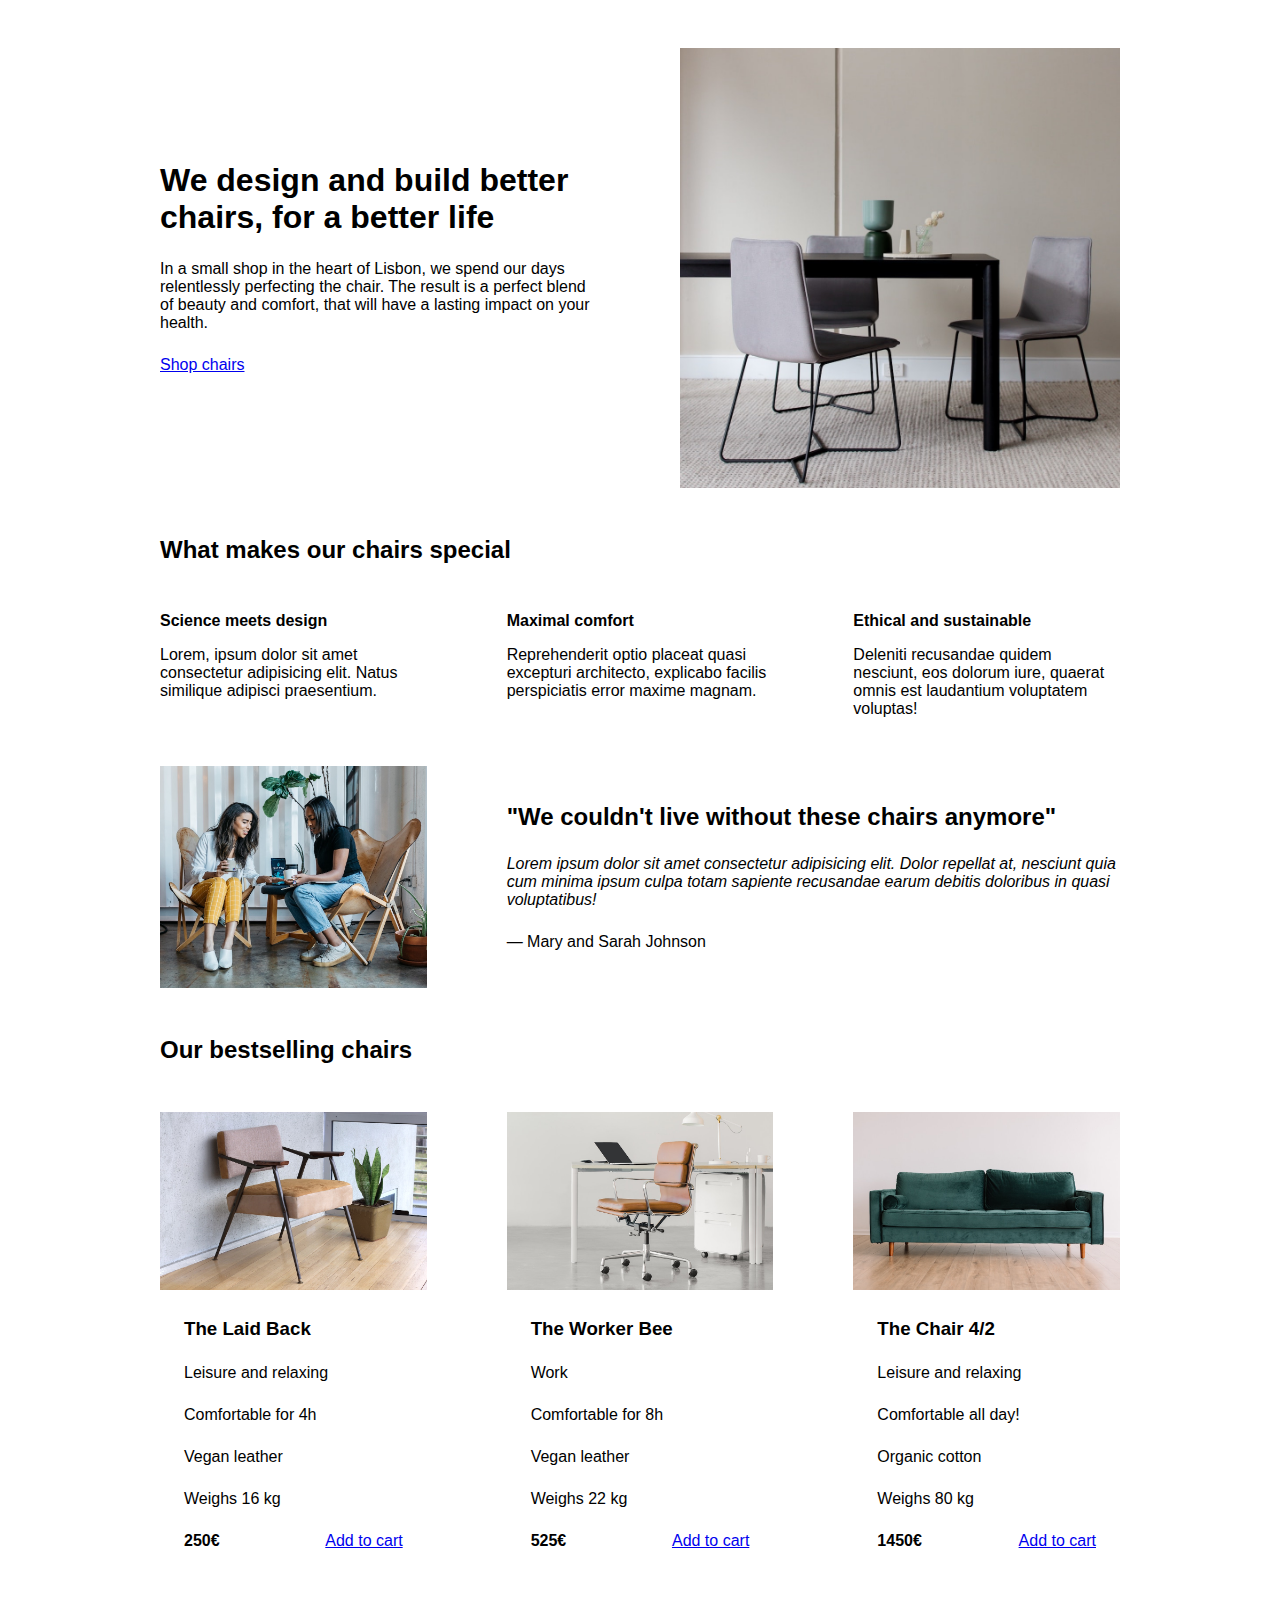
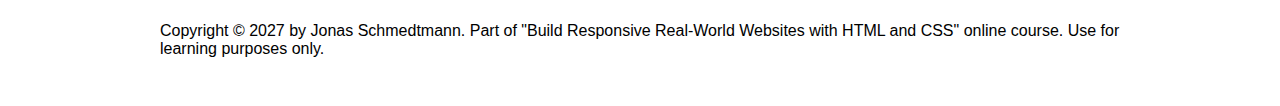
<file: html-css-course-master/starter/05-Design/index.html>
<!DOCTYPE html>
<html lang="en">
  <head>
    <meta charset="UTF-8" />
    <meta http-equiv="X-UA-Compatible" content="IE=edge" />
    <meta name="viewport" content="width=device-width, initial-scale=1.0" />

    <link rel="stylesheet" href="style.css" />
    <title>Lisbon Chair Shop</title>
  </head>
  <body>
    <div class="container">
      <header>
        <div class="header-text-box">
          <h1>We design and build better chairs, for a better life</h1>
          <p class="header-text">
            In a small shop in the heart of Lisbon, we spend our days
            relentlessly perfecting the chair. The result is a perfect blend of
            beauty and comfort, that will have a lasting impact on your health.
          </p>
          <a class="btn btn--big" href="#">Shop chairs</a>
        </div>
        <img src="hero.jpg" alt="Photo" />
      </header>

      <section>
        <h2>What makes our chairs special</h2>
        <div class="grid-3-cols">
          <div>
            <p class="features-title"><strong>Science meets design</strong></p>
            <p class="features-text">
              Lorem, ipsum dolor sit amet consectetur adipisicing elit. Natus
              similique adipisci praesentium.
            </p>
          </div>

          <div>
            <p class="features-title">
              <strong>Maximal comfort</strong>
            </p>
            <p class="features-text">
              Reprehenderit optio placeat quasi excepturi architecto, explicabo
              facilis perspiciatis error maxime magnam.
            </p>
          </div>

          <div>
            <p class="features-title">
              <strong>Ethical and sustainable</strong>
            </p>
            <p class="features-text">
              Deleniti recusandae quidem nesciunt, eos dolorum iure, quaerat
              omnis est laudantium voluptatem voluptas!
            </p>
          </div>
        </div>
      </section>

      <section class="testimonial-section">
        <div class="grid-3-cols">
          <img src="customers.jpg" alt="People sitting on chairs" />
          <div class="testimonial-box">
            <h2>"We couldn't live without these chairs anymore"</h2>
            <blockquote class="testimonial-text">
              Lorem ipsum dolor sit amet consectetur adipisicing elit. Dolor
              repellat at, nesciunt quia cum minima ipsum culpa totam sapiente
              recusandae earum debitis doloribus in quasi voluptatibus!
            </blockquote>
            <p class="testimonial-author">&mdash; Mary and Sarah Johnson</p>
          </div>
        </div>
      </section>

      <section>
        <h2>Our bestselling chairs</h2>
        <div class="grid-3-cols">
          <figure class="chair">
            <img src="chair-1.jpg" alt="Chair" />
            <div class="chair-box">
              <h3>The Laid Back</h3>
              <ul class="chair-details">
                <li>
                  <!-- Span is a generic INLINE text element, it doesn't have any meaning. It's like a div element, but inline -->
                  <span>Leisure and relaxing</span>
                </li>
                <li>
                  <span>Comfortable for 4h</span>
                </li>
                <li>
                  <span>Vegan leather</span>
                </li>
                <li>
                  <span>Weighs 16 kg</span>
                </li>
              </ul>
              <div class="chair-price">
                <strong>250€</strong>
                <a href="#" class="btn btn--small">Add to cart</a>
              </div>
            </div>
          </figure>

          <figure class="chair">
            <img src="chair-2.jpg" alt="Chair" />
            <div class="chair-box">
              <h3>The Worker Bee</h3>
              <ul class="chair-details">
                <li>
                  <span>Work</span>
                </li>
                <li>
                  <span>Comfortable for 8h</span>
                </li>
                <li>
                  <span>Vegan leather</span>
                </li>
                <li>
                  <span>Weighs 22 kg</span>
                </li>
              </ul>
              <div class="chair-price">
                <strong>525€</strong>
                <a href="#" class="btn btn--small">Add to cart</a>
              </div>
            </div>
          </figure>

          <figure class="chair">
            <img src="chair-3.jpg" alt="Chair" />
            <div class="chair-box">
              <h3>The Chair 4/2</h3>
              <ul class="chair-details">
                <li>
                  <span>Leisure and relaxing</span>
                </li>
                <li>
                  <span>Comfortable all day!</span>
                </li>
                <li>
                  <span>Organic cotton</span>
                </li>
                <li>
                  <span>Weighs 80 kg</span>
                </li>
              </ul>
              <div class="chair-price">
                <strong>1450€</strong>
                <a href="#" class="btn btn--small">Add to cart</a>
              </div>
            </div>
          </figure>
        </div>
      </section>

      <footer>
        Copyright &copy; 2027 by Jonas Schmedtmann. Part of "Build Responsive
        Real-World Websites with HTML and CSS" online course. Use for learning
        purposes only.
      </footer>
    </div>
  </body>
</html>
</file>
<file: 04-CSS-Layouts/style.css>
/* {
  border-top: 10px solid #1098ad;
} */

* {
  margin: 0;
  padding: 0;
}
/* PAGE SECTIONS */

body {
  font-family: sans-serif;
  color: #444;
  /* border-top: 10px solid #1098ad; */
  position: relative;
}

/* CENTERING OUR PAGE */
.container {
  width: 800px;
  /* margin-left: auto;
  margin-right: auto; */
  /* shorthand */
  margin: 0 auto;
}

.main-header {
  background-color: orangered;
  /* padding: 20px;
  padding-left: 40px;
  padding-right: 40px; */
  padding: 20px 40px;
  margin-bottom: 60px;
  /* dimensions */
  /* height: 80px; */
}

nav {
  font-size: 18px;
}

article {
  margin-bottom: 60px;
}

.post-header {
  margin-bottom: 40px;
}

aside {
  background-color: #f7f7f7;
  /* border: 5px solid #1098ad; */
  border-top: 5px solid #1098ad;
  border-bottom: 5px solid #1098ad;
  /* padding-top: 50px;
  padding-bottom: 50px; */
  /* the first part is top-bottom padding 
  and second is left-right padding */
  padding: 50px 0;
  /* dimensions */
  width: 500px;
}

/* SMALLER ELEMENTS */
h1,
h2,
h3 {
  color: #1098ad;
}

h1 {
  font-size: 26px;
  text-transform: uppercase;
  font-style: italic;
}

h2 {
  font-size: 40px;
  margin-bottom: 30px;
}

h3 {
  font-size: 30px;
  margin-bottom: 20px;
}

h4 {
  font-size: 20px;
  text-transform: uppercase;
  text-align: center;
}

p {
  font-size: 22px;
  line-height: 1.5;
  margin-bottom: 15px;
}

ul,
ol {
  margin-left: 50px;
  margin-bottom: 15px;
}

li {
  font-size: 20px;
  margin-bottom: 10px;
  /* display: inline; */
}

li:last-child {
  margin-bottom: 0;
}

/* footer p {
  font-size: 16px;
} */

/* 
article header p {
  font-style: italic;
}
*/

#author {
  font-style: italic;
  font-size: 18px;
}

#copyright {
  font-size: 16px;
}

.related-author {
  font-size: 18px;
  font-weight: bold;
}

#related {
  list-style: none;
}

/* body {
  /* background-color: ; 
} */

/* .first-li {
  font-weight: bold;
} */

li:first-child {
  font-weight: bold;
}

li:last-child {
  font-style: italic;
}

/* li:nth-child(even) {
  color: red;
} */

/* Misconception: won't work */
article p:first-child {
  color: red;
}

/*  Styling Links */
a:link {
  color: #1098ad;
  text-decoration: none;
}

a:visited {
  color: #1098ad;
  text-decoration: none;
}

a:hover {
  color: orangered;
  font-weight: bold;
  text-decoration: underline dotted orangered;
}

a:active {
  background-color: black;
  font-style: italic;
}

a {
  color: red;
}

nav a:link {
  /*
  background-color: orangered;
  margin: 20px;
  padding: 20px;
  display: block;
  */
  margin-right: 30px;
  margin-top: 10px;
  display: inline-block;
}

nav a:link:last-child {
  margin-right: 0;
}

button {
  font-size: 22px;
  padding: 20px;
  cursor: pointer;

  position: absolute;
  /* top: 50px;
  left: 0; */
  bottom: 50px;
  right: 50px;
}

h1::first-letter {
  font-style: normal;
  margin-right: 5px;
}

/* adjacent sibling selector */
h3 + p::first-line {
  /* color: red; */
}

h2 {
  /* background-color: orange; */
  position: relative;
}

/* after pseudo-element */
h2::after {
  content: "TOP";
  background-color: #ffe70e;
  color: #444;
  font-size: 16px;
  font-weight: bold;
  display: inline-block;
  padding: 5px 10px;
  position: absolute;
  top: -10px;
  right: -25px;
}

/* Resolving Conflicts */
/* #copyright {
  color: red;
}

.copyright {
  color: blue;
}

.text {
  color: yellow;
}

footer p {
  color: green !important;
} */

/* nav a:link , nav p{
  font-size: 18px;
} */

.post-img {
  width: 100%;
  height: auto;
}

/*  FLOATS  */
.author-img {
  float: left;
}

.author {
  /* padding-left: 80px; */
  float: left;
  margin-top: 10px;
  margin-left: 20px;
}

h1 {
  float: left;
}

nav {
  float: right;
}

.clear {
  clear: both;
}

.clearfix::after {
  clear: both;
  content: "";
  display: block;
}
</file>
<file: 3 CSS Fundamentals/style.css>
/* {
  border-top: 10px solid #1098ad;
} */

* {
  margin: 0;
  padding: 0;
}
/* PAGE SECTIONS */

body {
  font-family: sans-serif;
  color: #444;
  /* border-top: 10px solid #1098ad; */
  position: relative;
}

/* CENTERING OUR PAGE */
.container {
  width: 800px;
  /* margin-left: auto;
  margin-right: auto; */
  /* shorthand */
  margin: 0 auto;
}

.main-header {
  background-color: #f7f7f7;
  /* padding: 20px;
  padding-left: 40px;
  padding-right: 40px; */
  padding: 20px 40px;
  margin-bottom: 60px;
  /* dimensions */
  /* height: 80px; */
}

nav {
  font-size: 18px;
}

article {
  margin-bottom: 60px;
}

.post-header {
  margin-bottom: 40px;
}

aside {
  background-color: #f7f7f7;
  /* border: 5px solid #1098ad; */
  border-top: 5px solid #1098ad;
  border-bottom: 5px solid #1098ad;
  /* padding-top: 50px;
  padding-bottom: 50px; */
  /* the first part is top-bottom padding 
  and second is left-right padding */
  padding: 50px 0;
  /* dimensions */
  width: 500px;
}

/* SMALLER ELEMENTS */
h1,
h2,
h3 {
  color: #1098ad;
}

h1 {
  font-size: 26px;
  text-transform: uppercase;
  font-style: italic;
}

h2 {
  font-size: 40px;
  margin-bottom: 30px;
}

h3 {
  font-size: 30px;
  margin-bottom: 20px;
}

h4 {
  font-size: 20px;
  text-transform: uppercase;
  text-align: center;
}

p {
  font-size: 22px;
  line-height: 1.5;
  margin-bottom: 15px;
}

ul,
ol {
  margin-left: 50px;
  margin-bottom: 15px;
}

li {
  font-size: 20px;
  margin-bottom: 10px;
  /* display: inline; */
}

li:last-child {
  margin-bottom: 0;
}

/* footer p {
  font-size: 16px;
} */

/* 
article header p {
  font-style: italic;
}
*/

#author {
  font-style: italic;
  font-size: 18px;
}

#copyright {
  font-size: 16px;
}

.related-author {
  font-size: 18px;
  font-weight: bold;
}

#related {
  list-style: none;
}

/* body {
  /* background-color: ; 
} */

/* .first-li {
  font-weight: bold;
} */

li:first-child {
  font-weight: bold;
}

li:last-child {
  font-style: italic;
}

/* li:nth-child(even) {
  color: red;
} */

/* Misconception: won't work */
article p:first-child {
  color: red;
}

/*  Styling Links */
a:link {
  color: #1098ad;
  text-decoration: none;
}

a:visited {
  color: #1098ad;
  text-decoration: none;
}

a:hover {
  color: orangered;
  font-weight: bold;
  text-decoration: underline dotted orangered;
}

a:active {
  background-color: black;
  font-style: italic;
}

a {
  color: red;
}

nav a:link {
  /*
  background-color: orangered;
  margin: 20px;
  padding: 20px;
  display: block;
  */
  margin-right: 30px;
  margin-top: 10px;
  display: inline-block;
}

nav a:link:last-child {
  margin-right: 0;
}

button {
  font-size: 22px;
  padding: 20px;
  cursor: pointer;

  position: absolute;
  /* top: 50px;
  left: 0; */
  bottom: 50px;
  right: 50px;
}

h1::first-letter {
  font-style: normal;
  margin-right: 5px;
}

/* adjacent sibling selector */
h3 + p::first-line {
  /* color: red; */
}

h2 {
  /* background-color: orange; */
  position: relative;
}

/* after pseudo-element */
h2::after {
  content: "TOP";
  background-color: #ffe70e;
  color: #444;
  font-size: 16px;
  font-weight: bold;
  display: inline-block;
  padding: 5px 10px;
  position: absolute;
  top: -10px;
  right: -25px;
}

/* Resolving Conflicts */
/* #copyright {
  color: red;
}

.copyright {
  color: blue;
}

.text {
  color: yellow;
}

footer p {
  color: green !important;
} */

/* nav a:link , nav p{
  font-size: 18px;
} */

.post-img {
  width: 100%;
  height: auto;
}
</file>
<file: html-css-course-master/final/03-CSS-Fundamentals/style.css>
* {
  /* border-top: 10px solid #1098ad; */
  margin: 0;
  padding: 0;
}

/* PAGE SECTIONS */
body {
  color: #444;
  font-family: sans-serif;

  border-top: 10px solid #1098ad;
  position: relative;
}

.container {
  width: 800px;
  /* margin-left: auto;
  margin-right: auto; */
  margin: 0 auto;
}

.main-header {
  background-color: #f7f7f7;
  /* padding: 20px;
  padding-left: 40px;
  padding-right: 40px; */
  padding: 20px 40px;
  margin-bottom: 60px;
  /* height: 80px; */
}

nav {
  font-size: 18px;
  /* text-align: center; */
}

article {
  margin-bottom: 60px;
}

.post-header {
  margin-bottom: 40px;
  /* position: relative; */
}

aside {
  background-color: #f7f7f7;
  border-top: 5px solid #1098ad;
  border-bottom: 5px solid #1098ad;
  /* padding-top: 50px;
  padding-bottom: 50px; */
  padding: 50px 0;
  width: 500px;
}

/* SMALLER ELEMENTS */
h1,
h2,
h3 {
  color: #1098ad;
}

h1 {
  font-size: 26px;
  text-transform: uppercase;
  font-style: italic;
}

h2 {
  font-size: 40px;
  margin-bottom: 30px;
}

h3 {
  font-size: 30px;
  margin-bottom: 20px;
  margin-top: 40px;
}

h4 {
  font-size: 20px;
  text-transform: uppercase;
  text-align: center;
}

p {
  font-size: 22px;
  line-height: 1.5;
  margin-bottom: 15px;
}

ul,
ol {
  margin-left: 50px;
  margin-bottom: 20px;
}

li {
  font-size: 20px;
  margin-bottom: 10px;
  /* display: inline; */
}

li:last-child {
  margin-bottom: 0;
}

/* footer p {
  font-size: 16px;
} */

/* article header p {
  font-style: italic;
} */

#author {
  font-style: italic;
  font-size: 18px;
}

#copyright {
  font-size: 16px;
}

.related-author {
  font-size: 18px;
  font-weight: bold;
}

/* ul {
  list-style: none;
} */

.related {
  list-style: none;
}

body {
  /* background-color: orangered; */
}

/* .first-li {
  font-weight: bold;
} */

li:first-child {
  font-weight: bold;
}

li:last-child {
  font-style: italic;
}

li:nth-child(even) {
  /* color: red; */
}

/* Misconception: this won't work! */
article p:first-child {
  color: red;
}

/* Styling links */
a:link {
  color: #1098ad;
  text-decoration: none;
}

a:visited {
  /* color: #777; */
  color: #1098ad;
}

a:hover {
  color: orangered;
  font-weight: bold;
  text-decoration: underline orangered;
}

a:active {
  background-color: black;
  font-style: italic;
}
/* LVHA */

.post-img {
  width: 100%;
  height: auto;
}

nav a:link {
  /* background-color: orangered;
  margin: 20px;
  padding: 20px;

  display: block; */

  margin-right: 30px;
  margin-top: 10px;
  display: inline-block;
}

nav a:link:last-child {
  margin-right: 0;
}

button {
  font-size: 22px;
  padding: 20px;
  cursor: pointer;

  position: absolute;
  /* top: 50px;
  left: 50px; */
  bottom: 50px;
  right: 50px;
}

h1::first-letter {
  font-style: normal;
  margin-right: 5px;
}

h3 + p::first-line {
  /* color: red; */
}

h2 {
  /* background-color: orange; */
  position: relative;
}

h2::before {
  content: "TOP";
  background-color: #ffe70e;
  color: #444;
  font-size: 16px;
  font-weight: bold;
  display: inline-block;
  padding: 5px 10px;
  position: absolute;
  top: -10px;
  right: -25px;
}

/* Resolving conflicts */
/* #copyright {
  color: red;
}

.copyright {
  color: blue;
}

.text {
  color: yellow;
}

footer p {
  color: green !important;
} */

/* nav a:link,
nav p {
  font-size: 18px;
} */
</file>
<file: html-css-course-master/final/04-CSS-Layouts/style.css>
* {
  /* border-top: 10px solid #1098ad; */
  margin: 0;
  padding: 0;
  box-sizing: border-box;
}

/* PAGE SECTIONS */
body {
  color: #444;
  font-family: sans-serif;

  border-top: 10px solid #1098ad;
  position: relative;
}

.container {
  width: 1200px;
  /* margin-left: auto;
  margin-right: auto; */
  margin: 0 auto;
}

.main-header {
  background-color: #f7f7f7;
  /* padding: 20px;
  padding-left: 40px;
  padding-right: 40px; */
  padding: 20px 40px;
  /* margin-bottom: 60px; */
  /* height: 80px; */
}

nav {
  font-size: 18px;
  /* text-align: center; */
}

article {
  /* margin-bottom: 60px; */
}

.post-header {
  margin-bottom: 40px;
  /* position: relative; */
}

aside {
  background-color: #f7f7f7;
  border-top: 5px solid #1098ad;
  border-bottom: 5px solid #1098ad;
  padding: 50px 40px;
}

/* SMALLER ELEMENTS */
h1,
h2,
h3 {
  color: #1098ad;
}

h1 {
  font-size: 26px;
  text-transform: uppercase;
  font-style: italic;
}

h2 {
  font-size: 40px;
  margin-bottom: 30px;
}

h3 {
  font-size: 30px;
  margin-bottom: 20px;
  margin-top: 40px;
}

h4 {
  font-size: 20px;
  text-transform: uppercase;
  text-align: center;
  margin-bottom: 30px;
}

p {
  font-size: 22px;
  line-height: 1.5;
  margin-bottom: 15px;
}

ul,
ol {
  margin-left: 50px;
  margin-bottom: 20px;
}

li {
  font-size: 20px;
  margin-bottom: 10px;
  /* display: inline; */
}

li:last-child {
  margin-bottom: 0;
}

/* footer p {
  font-size: 16px;
} */

/* article header p {
  font-style: italic;
} */

#author {
  font-style: italic;
  font-size: 18px;
}

#copyright {
  font-size: 16px;
}

.related-author {
  font-size: 18px;
  font-weight: bold;
}

/* ul {
  list-style: none;
} */

.related {
  list-style: none;
  margin-left: 0;
}

body {
  /* background-color: orangered; */
}

/* .first-li {
  font-weight: bold;
} */

li:first-child {
  font-weight: bold;
}

li:last-child {
  font-style: italic;
}

li:nth-child(even) {
  /* color: red; */
}

/* Misconception: this won't work! */
article p:first-child {
  color: red;
}

/* Styling links */
a:link {
  color: #1098ad;
  text-decoration: none;
}

a:visited {
  /* color: #777; */
  color: #1098ad;
}

a:hover {
  color: orangered;
  font-weight: bold;
  text-decoration: underline orangered;
}

a:active {
  background-color: black;
  font-style: italic;
}
/* LVHA */

.post-img {
  width: 100%;
  height: auto;
}

nav a:link {
  /* background-color: orangered;
  margin: 20px;
  padding: 20px;

  display: block; */

  margin-right: 30px;
  display: inline-block;
}

nav a:link:last-child {
  margin-right: 0;
}

button {
  font-size: 22px;
  padding: 20px;
  cursor: pointer;

  position: absolute;
  /* top: 50px;
  left: 50px; */
  bottom: 50px;
  right: 50px;
}

h1::first-letter {
  font-style: normal;
  margin-right: 5px;
}

h3 + p::first-line {
  /* color: red; */
}

h2 {
  /* background-color: orange; */
  position: relative;
}

h2::before {
  content: "TOP";
  background-color: #ffe70e;
  color: #444;
  font-size: 16px;
  font-weight: bold;
  display: inline-block;
  padding: 5px 10px;
  position: absolute;
  top: -10px;
  right: -25px;
}

/* Resolving conflicts */
/* #copyright {
  color: red;
}

.copyright {
  color: blue;
}

.text {
  color: yellow;
}

footer p {
  color: green !important;
} */

/* nav a:link,
nav p {
  font-size: 18px;
} */

/* FLOATS */
/*
.author-img {
  float: left;
  margin-bottom: 20px;
}

.author {
  float: left;
  margin-top: 10px;
  margin-left: 20px;
}

h1 {
  float: left;
}

nav {
  float: right;
}

.clear {
  clear: both;
}

.clearfix::after {
  clear: both;
  content: "";
  display: block;
}

article {
  width: 825px;
  float: left;
}

aside {
  width: 300px;
  float: right;
}

footer {
  clear: both;
}
*/

/* FLEXBOX */
.main-header {
  display: flex;
  align-items: center;
  justify-content: space-between;
}

.author-box {
  display: flex;
  align-items: center;
  margin-bottom: 15px;
}

.author {
  margin-bottom: 0;
  margin-left: 15px;
}

.related-post {
  display: flex;
  align-items: center;
  gap: 20px;
  margin-bottom: 30px;
}

.related-link:link {
  font-size: 17px;
  font-weight: bold;
  font-style: normal;
  margin-bottom: 5px;
  display: block;
}

.related-author {
  margin-bottom: 0;
  font-size: 14px;
  font-weight: normal;
  font-style: italic;
}

/* FLEXBOX LAYOUT */
/* .row {
  display: flex;
  align-items: flex-start;
  gap: 75px;
  margin-bottom: 60px;
}

article {
  flex: 1;
  margin-bottom: 0;
}

aside {
  
  DEFAULTS:
  flex-grow: 0;
  flex-shrink: 1;
  flex-basis: auto;

  flex: 0 0 300px;
} */

/* CSS GRID LAYOUT */
.container {
  display: grid;
  grid-template-columns: 1fr 300px;
  column-gap: 75px;
  row-gap: 60px;
  align-items: start;
}

.main-header {
  /* grid-column: 1 / span 2; */
  grid-column: 1 / -1;
}

article {
}

aside {
}

footer {
  grid-column: 1 / -1;
}
</file>
<file: html-css-course-master/final/05-Design/style.css>
/*
SPACING SYSTEM (px)
2 / 4 / 8 / 12 / 16 / 24 / 32 / 48 / 64 / 80 / 96 / 128

FONT SIZE SYSTEM (px)
10 / 12 / 14 / 16 / 18 / 20 / 24 / 30 / 36 / 44 / 52 / 62 / 74 / 86 / 98
*/

/* 
MAIN COLOR: #087f5b
GREY COLOR: #343a40
*/

* {
  margin: 0;
  padding: 0;
  box-sizing: border-box;
}

/* ------------------------ */
/* GENERAL STYLES */
/* ------------------------ */
body {
  font-family: "Inter", sans-serif;
  color: #343a40;
  border-bottom: 8px solid #087f5b;
}

.container {
  width: 960px;
  margin: 0 auto;
}

header,
section {
  margin-bottom: 96px;
}

h2 {
  margin-bottom: 48px;
  font-size: 36px;
  letter-spacing: -0.5px;
  /* 24 / 30 / 36 */
}

.grid-3-cols {
  display: grid;
  grid-template-columns: repeat(3, 1fr);
  column-gap: 80px;
}

.btn:link,
.btn:visited {
  background-color: #087f5b;
  color: #fff;
  text-decoration: none;
  text-transform: uppercase;
  font-weight: 500;

  display: inline-block;
  border-radius: 100px;
}

.btn:hover,
.btn:active {
  background-color: #099268;
}

.btn--big {
  font-size: 18px;
  padding: 16px 32px;
}

.btn--small {
  font-size: 14px;
  padding: 8px 12px;
}

img {
  border-radius: 12px;
}

/* ------------------------ */
/* COMPONENT STYLES */
/* ------------------------ */

/* HEADER */
header {
  display: grid;
  grid-template-columns: repeat(2, 1fr);
  column-gap: 80px;
  margin-top: 64px;
}

.header-text-box {
  align-self: center;
}

h1 {
  margin-bottom: 32px;
  font-size: 44px;
  line-height: 1.1;
  letter-spacing: -1px;
  /* 44 / 52 / 62 */

  /* text-shadow: 0 5px 5px rgba(0, 0, 0, 0.2); */
}

.header-text {
  margin-bottom: 24px;
  font-size: 18px;
  line-height: 1.7;
}

img {
  width: 100%;
}

/* FEATURES */
.features-icon {
  stroke: #087f5b;
  width: 32px;
  heigh: 32px;
  margin-bottom: 24px;
}

.features-title {
  margin-bottom: 16px;
  font-size: 20px;
}

.features-text {
  font-size: 18px;
  line-height: 1.7;
}

/* TESTIMONIAL */
.testimonial-section {
  background-color: #087f5b;
  color: #fff;
  padding: 24px;
  border-radius: 12px;
}

.testimonial-box {
  grid-column: 2 / -1;
  align-self: center;
}

.testimonial-box h2 {
  margin-bottom: 24px;
  /* 20 / 24 / 30 */
  font-size: 24px;
}

.testimonial-text {
  font-style: italic;
  margin-bottom: 24px;
  font-size: 18px;
  line-height: 1.7;
  color: ##e6fcf5;
}

.testimonial-author {
  color: #c3fae8;
}

/* CHAIRS */
.chair {
  box-shadow: 0 20px 30px 0 rgba(0, 0, 0, 0.07);
  border-radius: 12px;
}

.chair img {
  border-bottom-left-radius: 0;
  border-bottom-right-radius: 0;
}

.chair-box {
  padding: 32px;
}

h3 {
  margin-bottom: 24px;
  font-size: 20px;
}

.chair-details {
  list-style: none;
  margin-bottom: 48px;
}

.chair-details li {
  display: flex;
  align-items: center;
  gap: 12px;
  margin-bottom: 16px;
}

.chair-details li:last-child {
  margin-bottom: 0;
}

.chair-icon {
  stroke: #087f5b;
  width: 24px;
  height: 24px;
}

.chair-price {
  display: flex;
  justify-content: space-between;
  align-items: center;
  font-size: 20px;
}

footer {
  margin-bottom: 48px;
  font-size: 14px;
  color: #495057;
}
</file>
<file: html-css-course-master/starter/05-Design/style.css>
/*
SPACING SYSTEM (px)
2 / 4 / 8 / 12 / 16 / 24 / 32 / 48 / 64 / 80 / 96 / 128

FONT SIZE SYSTEM (px)
10 / 12 / 14 / 16 / 18 / 20 / 24 / 30 / 36 / 44 / 52 / 62 / 74 / 86 / 98
*/

* {
  margin: 0;
  padding: 0;
  box-sizing: border-box;
}

/* ------------------------ */
/* GENERAL STYLES */
/* ------------------------ */
body {
  font-family: sans-serif;
}

.container {
  width: 960px;
  margin: 0 auto;
}

header,
section {
  margin-bottom: 48px;
}

h2 {
  margin-bottom: 48px;
}

.grid-3-cols {
  display: grid;
  grid-template-columns: repeat(3, 1fr);
  column-gap: 80px;
}

/* ------------------------ */
/* COMPONENT STYLES */
/* ------------------------ */

/* HEADER */
header {
  display: grid;
  grid-template-columns: repeat(2, 1fr);
  column-gap: 80px;
  margin-top: 48px;
}

.header-text-box {
  align-self: center;
}

h1 {
  margin-bottom: 24px;
}

.header-text {
  margin-bottom: 24px;
}

img {
  width: 100%;
}

/* FEATURES */
.features-icon {
}

.features-title {
  margin-bottom: 16px;
}

.features-text {
}

/* TESTIMONIAL */
.testimonial-section {
}

.testimonial-box {
  grid-column: 2 / -1;
  align-self: center;
}

.testimonial-box h2 {
  margin-bottom: 24px;
}

.testimonial-text {
  font-style: italic;
  margin-bottom: 24px;
}

/* CHAIRS */
.chair-box {
  padding: 24px;
}

h3 {
  margin-bottom: 24px;
}

.chair-details {
  list-style: none;
  margin-bottom: 24px;
}

.chair-details li {
  display: flex;
  align-items: center;
  gap: 12px;
  margin-bottom: 24px;
}

.chair-details li:last-child {
  margin-bottom: 0;
}

.chair-icon {
}

.chair-price {
  display: flex;
  justify-content: space-between;
}

footer {
  margin-bottom: 48px;
}
</file>
